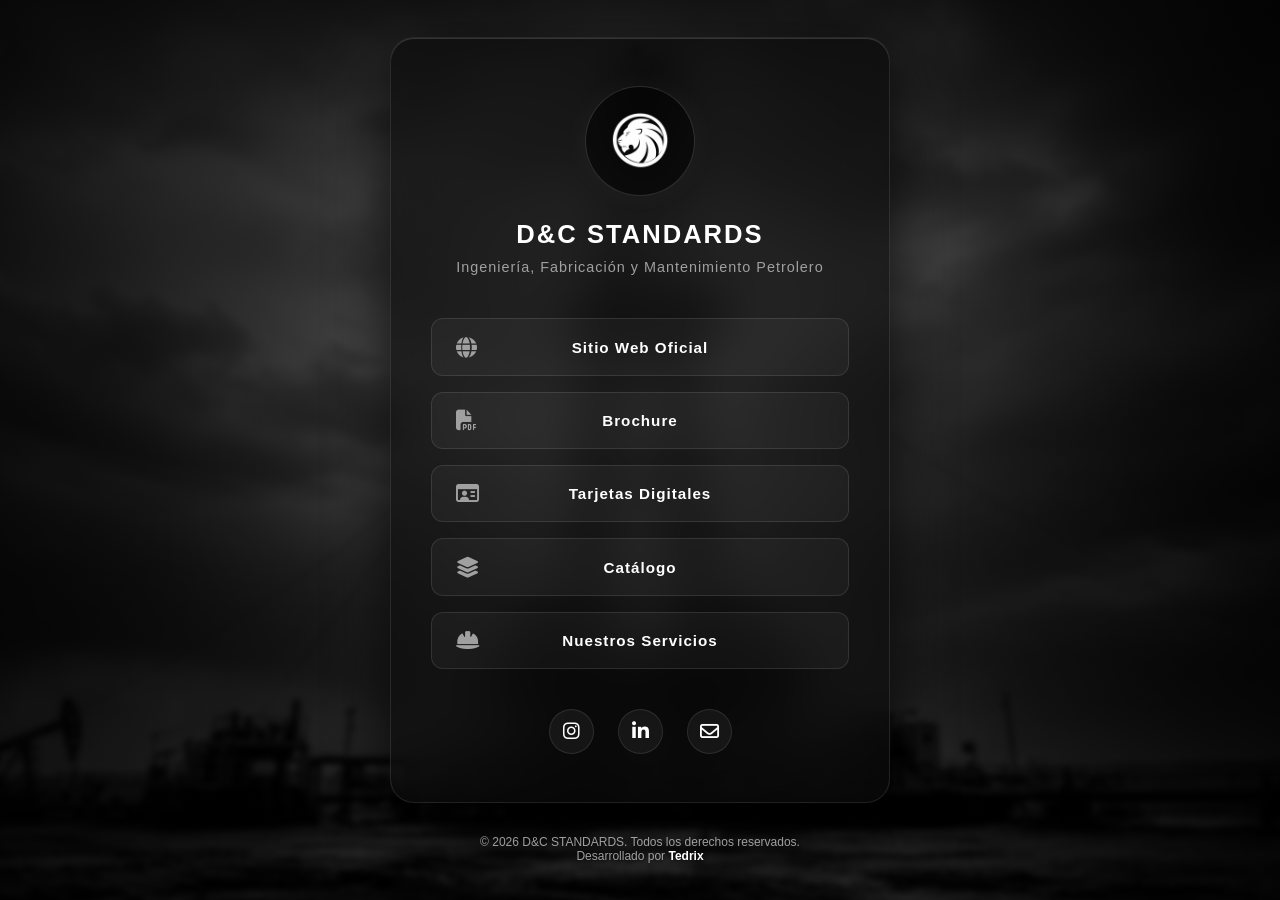
<file: templates/links.html>
<!DOCTYPE html>
<html lang="es">
<head>
    <meta charset="UTF-8">
    <meta name="viewport" content="width=device-width, initial-scale=1.0">
    <title>D&C STANDARDS | Portal de Conexión</title>
    
    <meta name="description" content="Portal oficial de enlaces y tarjetas digitales de D&C Standards. Ingeniería y fabricación petrolera.">
    <link rel="icon" type="image/png" href="../static/Icono.ico">

    <link rel="stylesheet" href="https://cdnjs.cloudflare.com/ajax/libs/font-awesome/6.4.0/css/all.min.css">

    <style>
        :root {
            --black: #000000;
            --white: #FFFFFF;
            --tedrix-blue: #00A3FF;
            --whatsapp: #25D366;
            --mid-gray: #A0A0A0;
            --ease-out-expo: cubic-bezier(0.19, 1, 0.22, 1);
        }

        * { margin: 0; padding: 0; box-sizing: border-box; }
        
        body {
            background-color: var(--black);
            color: var(--white);
            font-family: -apple-system, BlinkMacSystemFont, "Segoe UI", Roboto, sans-serif;
            min-height: 100vh;
            display: flex;
            flex-direction: column;
            align-items: center;
            justify-content: center;
            overflow-x: hidden;
            -webkit-font-smoothing: antialiased;
            padding: 2rem 5vw;
        }

        /* --- FONDO MÁS VISIBLE Y NÍTIDO --- */
        .background-container {
            position: fixed;
            inset: 0;
            z-index: -1;
        }
        .background-container img {
            width: 100%;
            height: 100%;
            object-fit: cover;
            /* Aquí está la magia: Menos oscuridad (0.45) y casi nada de desenfoque (3px) */
            filter: brightness(0.45) contrast(1.1) blur(3px);
            transform: scale(1.05); 
        }
        .bg-gradient {
            position: absolute;
            inset: 0;
            /* El degradado ahora es más sutil, solo oscurece los bordes de la pantalla */
            background: radial-gradient(circle at center, rgba(0,0,0,0.1) 0%, rgba(0,0,0,0.8) 100%);
        }

        /* --- DASHBOARD VIP --- */
        .linktree-container {
            width: 100%;
            max-width: 500px;
            /* Subí un poquito la oscuridad del cristal (0.65) para que el texto no se pierda con el nuevo fondo claro */
            background: rgba(12, 12, 12, 0.65);
            backdrop-filter: blur(25px);
            -webkit-backdrop-filter: blur(25px);
            border: 1px solid rgba(255, 255, 255, 0.1);
            border-radius: 24px;
            padding: 3rem 2.5rem;
            display: flex;
            flex-direction: column;
            align-items: center;
            z-index: 1;
            box-shadow: 0 30px 60px rgba(0,0,0,0.8), inset 0 1px 0 rgba(255,255,255,0.15);
            opacity: 0;
            transform: translateY(40px);
            animation: dashboardReveal 1s var(--ease-out-expo) forwards;
        }

        @keyframes dashboardReveal {
            to { opacity: 1; transform: translateY(0); }
        }

        /* --- PERFIL / LOGO --- */
        .profile-section {
            display: flex;
            flex-direction: column;
            align-items: center;
            margin-bottom: 2.5rem;
            text-align: center;
            width: 100%;
        }
        .profile-logo {
            width: 110px;
            height: 110px;
            object-fit: contain;
            background: rgba(0, 0, 0, 0.5);
            border: 1px solid rgba(255, 255, 255, 0.15);
            border-radius: 50%;
            padding: 1.5rem;
            margin-bottom: 1.5rem;
            box-shadow: 0 0 30px rgba(255, 255, 255, 0.05);
        }
        
        .profile-title {
            font-size: 1.6rem;
            font-weight: 900;
            letter-spacing: 2px;
            margin-bottom: 0.5rem;
            text-transform: uppercase;
        }
        .profile-desc {
            color: var(--mid-gray);
            font-size: 0.9rem;
            font-weight: 400;
            letter-spacing: 1px;
            max-width: 90%;
            line-height: 1.5;
        }

        /* --- BOTONES DE ENLACES --- */
        .links-wrapper {
            width: 100%;
            display: flex;
            flex-direction: column;
            gap: 1rem;
        }
        .link-btn {
            position: relative;
            display: flex;
            align-items: center;
            justify-content: center;
            width: 100%;
            padding: 1.2rem 2rem;
            background: rgba(255, 255, 255, 0.04);
            border: 1px solid rgba(255, 255, 255, 0.1);
            border-radius: 12px;
            color: var(--white);
            text-decoration: none;
            font-weight: 600;
            font-size: 0.95rem;
            letter-spacing: 1px;
            overflow: hidden;
            transition: all 0.4s var(--ease-out-expo);
            opacity: 0;
            transform: translateY(20px);
            animation: revealUp 0.8s var(--ease-out-expo) forwards;
        }
        
        /* Retrasos en cascada para la animación */
        .link-btn:nth-child(1) { animation-delay: 0.2s; }
        .link-btn:nth-child(2) { animation-delay: 0.3s; }
        .link-btn:nth-child(3) { animation-delay: 0.4s; }
        .link-btn:nth-child(4) { animation-delay: 0.5s; }
        .link-btn:nth-child(5) { animation-delay: 0.6s; }

        @keyframes revealUp {
            to { opacity: 1; transform: translateY(0); }
        }

        .link-btn i {
            position: absolute;
            left: 1.5rem;
            font-size: 1.3rem;
            color: var(--mid-gray);
            transition: color 0.4s;
        }
        .link-btn:hover {
            background: rgba(255, 255, 255, 0.15);
            border-color: rgba(255, 255, 255, 0.25);
            transform: translateY(-3px) scale(1.02);
            box-shadow: 0 10px 20px rgba(0,0,0,0.4), 0 0 15px rgba(255,255,255,0.05);
        }
        .link-btn:hover i {
            color: var(--white);
        }

        /* Botón destacado (WhatsApp) */
        .link-btn.highlight {
            background: rgba(37, 211, 102, 0.1);
            border-color: rgba(37, 211, 102, 0.3);
            color: var(--whatsapp);
            box-shadow: 0 0 20px rgba(37, 211, 102, 0.15);
        }
        .link-btn.highlight i {
            color: var(--whatsapp);
        }
        .link-btn.highlight:hover {
            background: var(--whatsapp);
            color: var(--black);
            box-shadow: 0 15px 30px rgba(37, 211, 102, 0.3), 0 0 30px rgba(37, 211, 102, 0.5);
        }
        .link-btn.highlight:hover i {
            color: var(--black);
        }

        /* --- REDES SOCIALES INFERIORES --- */
        .social-row {
            display: flex;
            gap: 1.5rem;
            margin-top: 2.5rem;
            opacity: 0;
            animation: revealUp 0.8s var(--ease-out-expo) forwards;
            animation-delay: 0.7s;
        }
        .social-icon {
            display: flex;
            align-items: center;
            justify-content: center;
            width: 45px;
            height: 45px;
            border-radius: 50%;
            background: rgba(255, 255, 255, 0.05);
            border: 1px solid rgba(255, 255, 255, 0.1);
            color: var(--white);
            text-decoration: none;
            font-size: 1.2rem;
            transition: all 0.3s;
        }
        .social-icon:hover {
            background: var(--white);
            color: var(--black);
            transform: translateY(-5px) scale(1.1);
            box-shadow: 0 10px 20px rgba(255,255,255,0.2);
        }

        /* --- FOOTER --- */
        .tree-footer {
            margin-top: 2rem;
            font-size: 0.75rem;
            color: rgba(255,255,255,0.6);
            text-align: center;
            opacity: 0;
            animation: revealUp 0.8s var(--ease-out-expo) forwards;
            animation-delay: 0.9s;
            z-index: 1;
            text-shadow: 0 2px 4px rgba(0,0,0,0.8);
        }
        .tree-footer a {
            color: var(--white);
            text-decoration: none;
            font-weight: 700;
            transition: color 0.3s;
        }
        .tree-footer a:hover {
            color: var(--tedrix-blue);
        }

        /* Responsividad para móviles muy pequeños */
        @media (max-width: 480px) {
            .linktree-container { padding: 2.5rem 1.5rem; border-radius: 20px; }
            .profile-logo { width: 90px; height: 90px; }
            .profile-title { font-size: 1.4rem; }
            .link-btn { padding: 1.1rem 1.5rem; font-size: 0.85rem; }
        }
    </style>
</head>
<body>

    <div class="background-container">
        <img src="../static/Hero.png" alt="Fondo Industrial">
        <div class="bg-gradient"></div>
    </div>

    <div class="linktree-container">
        
        <div class="profile-section">
            <img src="../static/Logo Blanco.png" alt="D&C Standards Logo" class="profile-logo">
            <h1 class="profile-title">D&C STANDARDS</h1>
            <p class="profile-desc">Ingeniería, Fabricación y Mantenimiento Petrolero</p>
        </div>

        <div class="links-wrapper">
            
            <a href="../index.html" class="link-btn">
                <i class="fa-solid fa-globe"></i>
                Sitio Web Oficial
            </a>

            <a href="../static/D&C 2026 PORTAFOLIO.pdf" download="Brochure_DC_Standards.pdf" class="link-btn">
                <i class="fa-solid fa-file-pdf"></i>
                Brochure
            </a>

            <a href="../templates/tarjetas.html" class="link-btn">
                <i class="fa-regular fa-id-card"></i>
                Tarjetas Digitales
            </a>

            <a href="../index.html#catalogo" class="link-btn">
                <i class="fa-solid fa-layer-group"></i>
                Catálogo </a>

            <a href="../index.html#servicios" class="link-btn">
                <i class="fa-solid fa-helmet-safety"></i>
                Nuestros Servicios
            </a>

            <!--<a href="../https://wa.link/skadew" target="_blank" rel="noopener noreferrer" class="link-btn highlight">
                <i class="fa-brands fa-whatsapp"></i>
                Contacto
            </a>-->

        </div>

        <div class="social-row">
            <a href="https://www.instagram.com/dc_standards_/" class="social-icon"><i class="fa-brands fa-instagram"></i></a>
            <a href="#" class="social-icon"><i class="fa-brands fa-linkedin-in"></i></a>
            <a href="mailto:info@dcstandards.com" class="social-icon"><i class="fa-regular fa-envelope"></i></a>
        </div>

    </div>

    <footer class="tree-footer">
        <p>&copy; 2026 D&C STANDARDS. Todos los derechos reservados.</p>
        <p>Desarrollado por <a href="https://tedrix.co/" target="_blank">Tedrix</a></p>
    </footer>

</body>
</html>
</file>
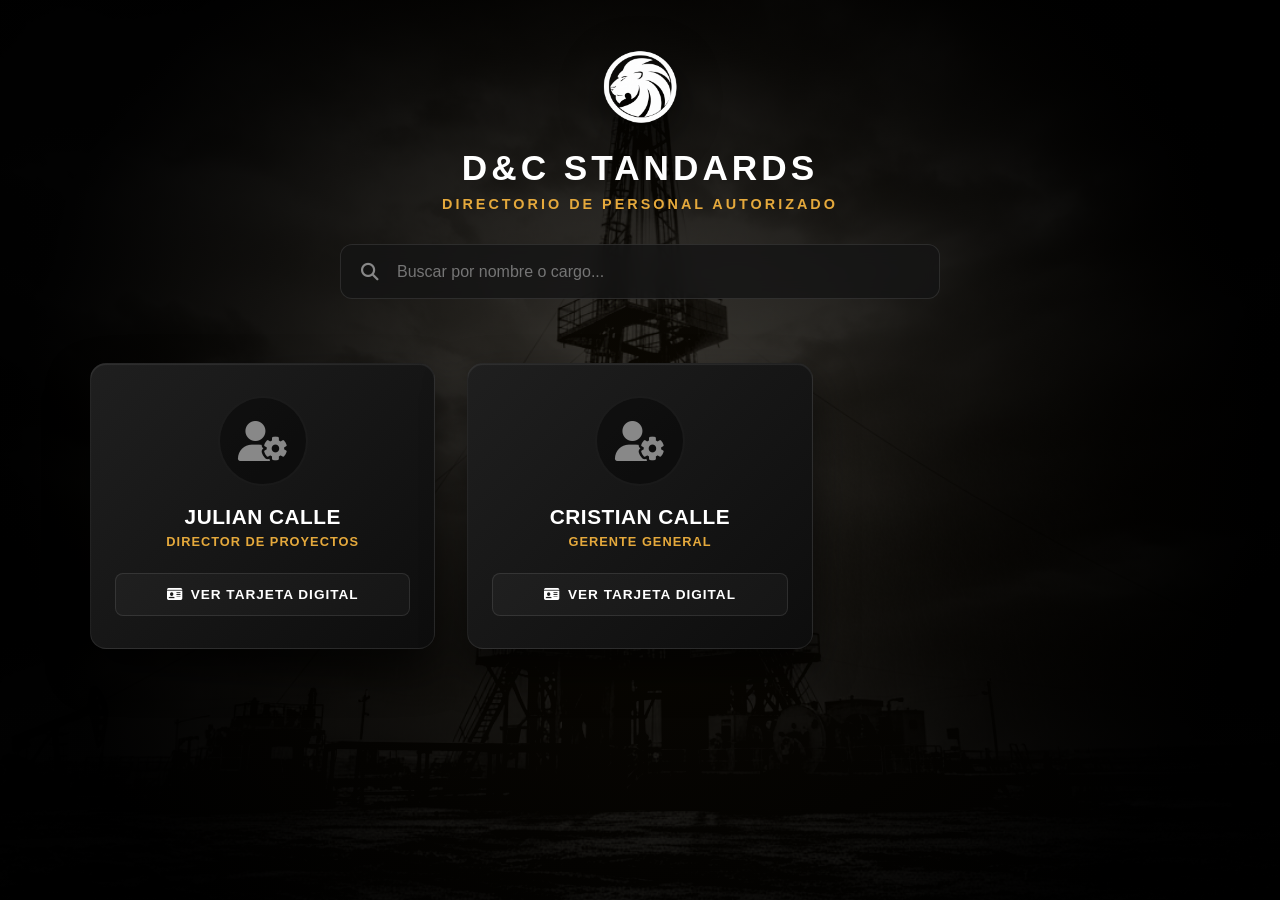
<file: templates/tarjetas.html>
<!DOCTYPE html>
<html lang="es">
<head>
    <meta charset="UTF-8">
    <meta name="viewport" content="width=device-width, initial-scale=1.0, maximum-scale=1.0, user-scalable=no">
    <title>Directorio de Personal | D&C STANDARDS</title>
    
    <meta name="description" content="Directorio oficial del personal de ingeniería y proyectos de D&C Standards.">
    <link rel="icon" type="image/png" href="../static/Icono.ico">
    <link rel="stylesheet" href="https://cdnjs.cloudflare.com/ajax/libs/font-awesome/6.4.0/css/all.min.css">

    <style>
        :root {
            --bg-dark: #030303;
            --card-metal: linear-gradient(135deg, #1f1f1f 0%, #0d0d0d 100%);
            --white: #FFFFFF;
            --oil-gold: #E5A93C; 
            --mid-gray: #888888;
            --ease-out-expo: cubic-bezier(0.19, 1, 0.22, 1);
        }

        * { margin: 0; padding: 0; box-sizing: border-box; }

        body {
            background-color: var(--bg-dark);
            color: var(--white);
            font-family: -apple-system, BlinkMacSystemFont, "Segoe UI", Roboto, sans-serif;
            min-height: 100vh;
            display: flex;
            flex-direction: column;
            align-items: center;
            justify-content: flex-start;
            -webkit-font-smoothing: antialiased;
            padding: 3rem 5vw;
            overflow-x: hidden;
        }

        /* --- FONDO INDUSTRIAL UNIFICADO --- */
        .background-wrapper {
            position: fixed; inset: 0; z-index: -1; width: 100%; height: 100%;
        }
        .background-wrapper img {
            width: 100%; height: 100%; object-fit: cover;
            filter: brightness(0.25) contrast(1.15) saturate(1.1); 
        }
        .vignette {
            position: absolute; inset: 0;
            background: radial-gradient(circle at center, rgba(229, 169, 60, 0.05) 0%, rgba(0,0,0,0.95) 80%);
        }

        /* --- CABECERA --- */
        .header-section {
            text-align: center;
            margin-bottom: 3rem;
            width: 100%;
            max-width: 600px;
        }
        .company-logo {
            width: 80px; height: 80px; object-fit: contain; margin-bottom: 1rem;
            filter: drop-shadow(0 10px 20px rgba(0,0,0,0.5));
        }
        .title-main { font-size: 2.2rem; font-weight: 900; letter-spacing: 4px; text-transform: uppercase; margin-bottom: 0.5rem; }
        .title-sub { font-size: 0.9rem; color: var(--oil-gold); letter-spacing: 3px; font-weight: 600; text-transform: uppercase; margin-bottom: 2rem; }

        /* --- BARRA DE BÚSQUEDA --- */
        .search-container {
            width: 100%; position: relative; display: flex; align-items: center;
        }
        .search-input {
            width: 100%; padding: 1.1rem 1.5rem 1.1rem 3.5rem;
            background: rgba(20, 20, 20, 0.8);
            border: 1px solid rgba(255, 255, 255, 0.1);
            border-radius: 12px; color: var(--white); font-size: 1rem;
            outline: none; transition: all 0.3s;
            backdrop-filter: blur(10px);
        }
        .search-container i {
            position: absolute; left: 1.3rem; color: var(--mid-gray); font-size: 1.1rem; transition: color 0.3s;
        }
        .search-input:focus { border-color: var(--oil-gold); box-shadow: 0 0 15px rgba(229, 169, 60, 0.2); }
        .search-input:focus + i { color: var(--oil-gold); }

        /* --- GRID DE PERSONAL RESPONSIVE --- */
        .directory-grid {
            width: 100%; max-width: 1100px;
            display: grid;
            grid-template-columns: repeat(auto-fill, minmax(280px, 1fr));
            gap: 2rem; margin-top: 1rem;
        }

        /* --- TARJETA DE CADA EMPLEADO --- */
        .employee-card {
            background: var(--card-metal);
            border: 1px solid rgba(255, 255, 255, 0.08);
            border-radius: 16px; padding: 2rem 1.5rem;
            display: flex; flex-direction: column; align-items: center; text-align: center;
            box-shadow: 0 20px 40px rgba(0,0,0,0.6), inset 0 1px 1px rgba(255,255,255,0.08);
            transition: transform 0.4s cubic-bezier(0.19, 1, 0.22, 1), border-color 0.4s;
        }
        .employee-card:hover {
            transform: translateY(-5px); border-color: rgba(229, 169, 60, 0.4);
            box-shadow: 0 30px 50px rgba(0,0,0,0.8);
        }

        /* Contenedor del avatar o foto de perfil */
        .avatar-box {
            width: 90px; height: 90px; border-radius: 50%;
            background: rgba(0, 0, 0, 0.4); border: 2px solid rgba(255, 255, 255, 0.05);
            display: flex; align-items: center; justify-content: center;
            margin-bottom: 1.2rem; position: relative; overflow: hidden;
            transition: border-color 0.3s;
        }
        .employee-card:hover .avatar-box { border-color: var(--oil-gold); }
        .avatar-box i { font-size: 2.5rem; color: var(--mid-gray); transition: color 0.3s; }
        .employee-card:hover .avatar-box i { color: var(--white); }
        
        /* Por si usas fotos reales en el futuro, esta clase las adapta perfecto */
        .avatar-box img { width: 100%; height: 100%; object-fit: cover; }

        .emp-info { flex-grow: 1; margin-bottom: 1.5rem; }
        .emp-name { font-size: 1.3rem; font-weight: 800; text-transform: uppercase; letter-spacing: 0.5px; margin-bottom: 0.3rem; }
        .emp-role { font-size: 0.8rem; color: var(--oil-gold); text-transform: uppercase; letter-spacing: 1px; font-weight: 600; }

        /* BOTÓN DE ACCESO DIRECTO A SU TARJETA DIGITAL */
        .btn-view-card {
            background: rgba(255, 255, 255, 0.03); color: var(--white);
            border: 1px solid rgba(255, 255, 255, 0.1); width: 100%; padding: 0.8rem;
            border-radius: 8px; text-decoration: none; font-size: 0.85rem; font-weight: 700;
            letter-spacing: 1px; text-transform: uppercase; display: flex; align-items: center;
            justify-content: center; gap: 8px; transition: all 0.3s ease;
        }
        .btn-view-card:hover {
            background: var(--oil-gold); color: var(--black);
            border-color: var(--oil-gold); box-shadow: 0 5px 15px rgba(229, 169, 60, 0.3);
        }

        /* --- MENSAJE SI NO SE ENCUENTRAN RESULTADOS --- */
        .no-results {
            grid-column: 1 / -1; text-align: center; padding: 3rem; color: var(--mid-gray);
            font-size: 1rem; display: none; letter-spacing: 1px;
        }

        /* Ajustes responsivos */
        @media (max-width: 480px) {
            body { padding: 2rem 4vw; }
            .title-main { font-size: 1.8rem; }
            .directory-grid { gap: 1.5rem; }
            .employee-card { padding: 1.8rem 1.2rem; }
        }
    </style>
</head>
<body>

    <div class="background-wrapper">
        <img src="../static/Hero.png" alt="Fondo O&G">
        <div class="vignette"></div>
    </div>

    <header class="header-section">
        <img src="../static/Logo Blanco.png" alt="Logo D&C Standards" class="company-logo">
        <h1 class="title-main">D&C Standards</h1>
        <p class="title-sub">Directorio de Personal Autorizado</p>
        
        <div class="search-container">
            <input type="text" id="searchInput" placeholder="Buscar por nombre o cargo..." class="search-input" onkeyup="filterDirectory()">
            <i class="fa-solid fa-magnifying-glass"></i>
        </div>
    </header>

    <main class="directory-grid" id="directoryGrid">
        
        <div class="employee-card">
            <div class="avatar-box">
                <i class="fa-solid fa-user-gear"></i>
            </div>
            <div class="emp-info">
                <h2 class="emp-name">Julian Calle</h2>
                <p class="emp-role">Director de Proyectos</p>
            </div>
            <a href="../templates/cards/jcalle.html" class="btn-view-card">
                <i class="fa-solid fa-id-card"></i> Ver Tarjeta Digital
            </a>
        </div>

        <div class="employee-card">
            <div class="avatar-box">
                <i class="fa-solid fa-user-gear"></i>
            </div>
            <div class="emp-info">
                <h2 class="emp-name">Cristian Calle</h2>
                <p class="emp-role">Gerente General</p>
            </div>
            <a href="../templates/cards/ccalle.html" class="btn-view-card">
                <i class="fa-solid fa-id-card"></i> Ver Tarjeta Digital
            </a>
        </div>

        <div class="no-results" id="noResults">
            <i class="fa-solid fa-triangle-exclamation" style="color: var(--oil-gold); font-size: 1.5rem; margin-bottom: 0.5rem;"></i>
            <p>No se encontró personal que coincida con la búsqueda.</p>
        </div>

    </main>

    <script>
        function filterDirectory() {
            const input = document.getElementById('searchInput');
            const filter = input.value.toLowerCase().trim();
            const grid = document.getElementById('directoryGrid');
            const cards = grid.getElementsByClassName('employee-card');
            const noResults = document.getElementById('noResults');
            let hasMatches = false;

            for (let i = 0; i < cards.length; i++) {
                const name = cards[i].getElementsByClassName('emp-name')[0].textContent.toLowerCase();
                const role = cards[i].getElementsByClassName('emp-role')[0].textContent.toLowerCase();
                
                // Si la búsqueda coincide con el nombre o el cargo, se muestra la tarjeta
                if (name.includes(filter) || role.includes(filter)) {
                    cards[i].style.display = "flex";
                    hasMatches = true;
                } else {
                    cards[i].style.display = "none";
                }
            }

            // Muestra u oculta el mensaje de "no resultados"
            if (hasMatches) {
                noResults.style.display = "none";
            } else {
                noResults.style.display = "block";
            }
        }
    </script>

</body>
</html>
</file>
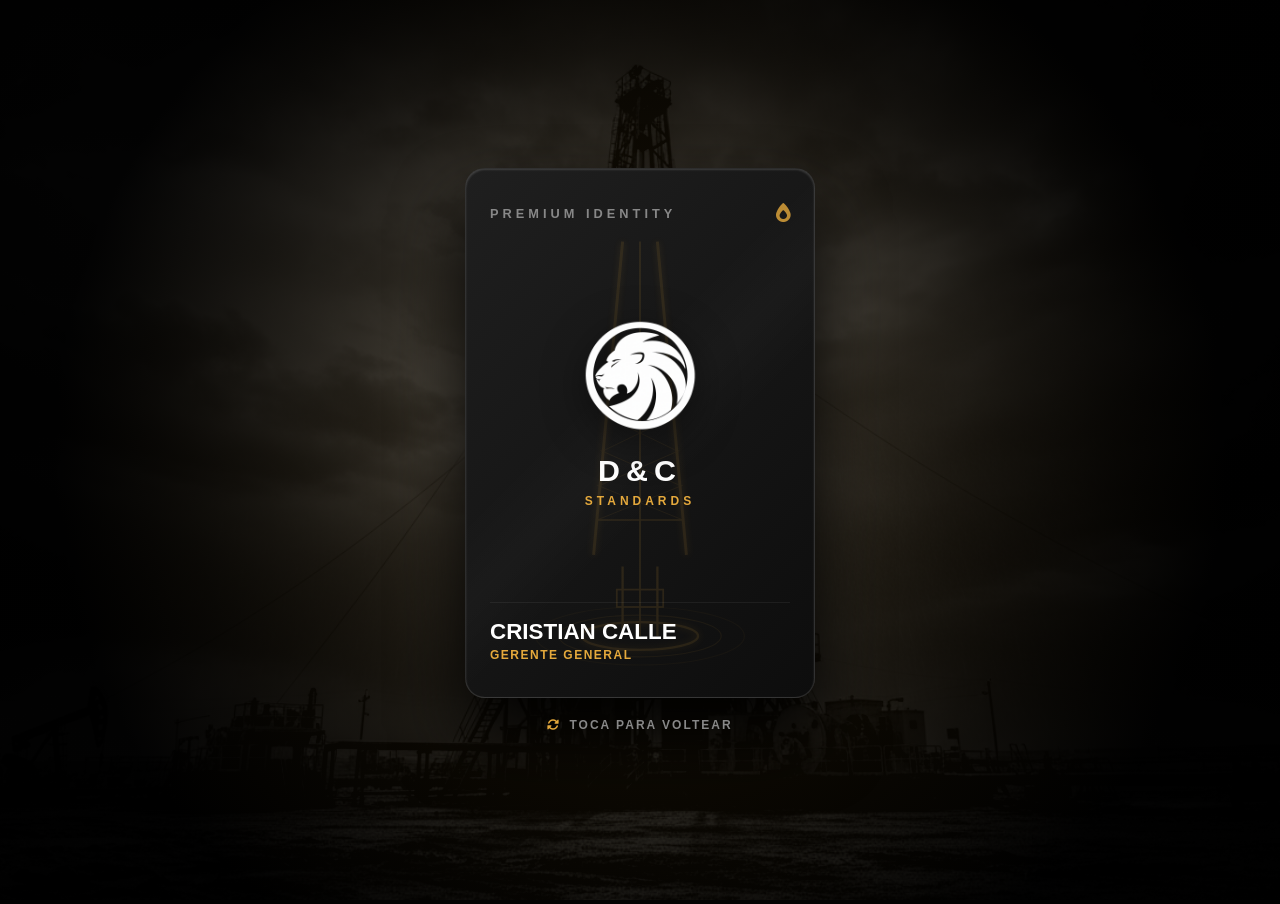
<file: templates/cards/ccalle.html>
<!DOCTYPE html>
<html lang="es">
<head>
    <meta charset="UTF-8">
    <meta name="viewport" content="width=device-width, initial-scale=1.0, maximum-scale=1.0, user-scalable=no">
    <title>Tarjeta Digital | D&C STANDARDS</title>
    
    <meta name="description" content="Tarjeta de presentación digital oficial de D&C Standards.">
    <link rel="icon" type="image/png" href="../../static/Icono.ico">
    <link rel="stylesheet" href="https://cdnjs.cloudflare.com/ajax/libs/font-awesome/6.4.0/css/all.min.css">

    <style>
        :root {
            --bg-dark: #030303;
            --card-metal: linear-gradient(135deg, #1f1f1f 0%, #0d0d0d 100%);
            --white: #FFFFFF;
            --oil-gold: #E5A93C; 
            --mid-gray: #888888;
            --ease-out-expo: cubic-bezier(0.19, 1, 0.22, 1);
        }

        * { 
            margin: 0; 
            padding: 0; 
            box-sizing: border-box; 
            /* Evita el parpadeo azul molesto al tocar botones en pantallas táctiles */
            -webkit-tap-highlight-color: transparent; 
        }

        /* BLINDAJE CONTRA SCROLL MULTI-PLATAFORMA */
        html, body {
            width: 100%;
            height: 100%;
            overflow: hidden !important;
            background-color: var(--bg-dark);
            color: var(--white);
            font-family: -apple-system, BlinkMacSystemFont, "Segoe UI", Roboto, sans-serif;
            display: flex;
            flex-direction: column;
            align-items: center;
            justify-content: center;
            -webkit-font-smoothing: antialiased;
            -moz-osx-font-smoothing: grayscale;
            
            /* Perspectiva unificada para todos los motores */
            -webkit-perspective: 2000px;
            perspective: 2000px;
        }

        /* --- FONDO INDUSTRIAL --- */
        .background-wrapper {
            position: absolute; inset: 0; z-index: -1; width: 100%; height: 100%;
        }
        .background-wrapper img {
            width: 100%; height: 100%; object-fit: cover;
            filter: brightness(0.35) contrast(1.15) saturate(1.1); 
        }
        
        .vignette {
            position: absolute; inset: 0;
            background: radial-gradient(circle at center, rgba(229, 169, 60, 0.12) 0%, rgba(0,0,0,0.95) 75%);
        }

        /* --- CONTENEDOR SEGURO --- */
        .card-container {
            width: 92vw;
            max-width: 350px;
            height: 76vh; 
            max-height: 530px; 
            position: relative;
            z-index: 10;
            opacity: 0;
            transform: translateY(20px);
            -webkit-transform: translateY(20px);
            animation: emergeCard 0.6s var(--ease-out-expo) forwards;
        }

        @keyframes emergeCard {
            to { opacity: 1; transform: translateY(0); }
        }

        /* --- CONTROLLER 3D HARDWARE ACCELERATED --- */
        .card-flipper {
            width: 100%; height: 100%;
            position: relative;
            
            /* Forzar aceleración gráfica por GPU en Safari y Android antiguo */
            -webkit-transform-style: preserve-3d;
            transform-style: preserve-3d;
            
            -webkit-transition: -webkit-transform 0.75s cubic-bezier(0.2, 0.8, 0.2, 1);
            transition: transform 0.75s cubic-bezier(0.2, 0.8, 0.2, 1);
            will-change: transform;
        }
        
        /* Ejecución del giro compatible */
        .card-flipper.is-flipped { 
            -webkit-transform: rotateY(180deg);
            transform: rotateY(180deg); 
        }

        /* --- CAPAS DE LA TARJETA --- */
        .card-face {
            position: absolute; inset: 0;
            background: var(--card-metal);
            border-radius: 20px;
            border: 1px solid rgba(255, 255, 255, 0.12);
            box-shadow: 0 40px 70px rgba(0,0,0,0.95), inset 0 1px 2px rgba(255,255,255,0.15);
            overflow: hidden;
            display: flex; flex-direction: column;
            padding: 2.2rem 1.5rem;
            
            /* Ocultamiento absoluto de caras opuestas (Fix definitivo para Webkit/Blink/Gecko) */
            -webkit-backface-visibility: hidden !important;
            backface-visibility: hidden !important;
        }

        .card-face::after {
            content: ''; position: absolute; top: -50%; left: -50%; width: 200%; height: 200%;
            background: linear-gradient(135deg, transparent 45%, rgba(255,255,255,0.02) 50%, transparent 55%);
            pointer-events: none;
        }

        .wireframe-rig {
            position: absolute; inset: 0; width: 100%; height: 100%;
            object-fit: cover; color: var(--oil-gold); opacity: 0.12; z-index: 1; pointer-events: none;
        }

        /* --- FRONT --- */
        .card-front { 
            justify-content: space-between; 
            align-items: center;
            z-index: 5;
        }
        
        /* Área de impacto táctil para activar el giro frontal */
        .front-click-trigger {
            position: absolute; inset: 0; z-index: 10; cursor: pointer;
        }

        .front-top {
            display: flex; justify-content: space-between; align-items: center; width: 100%; z-index: 2;
        }
        .front-top .company-title {
            font-size: 0.8rem; font-weight: 900; letter-spacing: 4px; color: var(--mid-gray);
        }
        .front-top i { font-size: 1.2rem; color: var(--oil-gold); opacity: 0.8; }

        .front-center {
            display: flex; flex-direction: column; align-items: center; z-index: 2; width: 100%;
        }
        .front-center .big-logo {
            width: 120px; height: 120px; object-fit: contain; margin-bottom: 1rem;
            filter: drop-shadow(0 10px 20px rgba(0,0,0,0.6));
        }
        .brand-text-main { font-size: 1.9rem; font-weight: 900; letter-spacing: 6px; text-transform: uppercase; }
        .brand-text-sub { font-size: 0.75rem; color: var(--oil-gold); letter-spacing: 4px; margin-top: 0.4rem; font-weight: 700; text-transform: uppercase; }

        .front-footer { width: 100%; z-index: 2; border-top: 1px solid rgba(255,255,255,0.06); padding-top: 1rem; }
        .front-name { font-size: 1.4rem; font-weight: 800; color: var(--white); text-transform: uppercase; margin-bottom: 0.2rem; }
        .front-role { font-size: 0.75rem; color: var(--oil-gold); letter-spacing: 1.5px; text-transform: uppercase; font-weight: 600; }

        /* --- REVERSO --- */
        .card-back { 
            -webkit-transform: rotateY(180deg);
            transform: rotateY(180deg); 
            justify-content: space-between; 
            align-items: center; 
            padding-bottom: 2.5rem !important;
            z-index: 1;
        }

        /* Área superior libre de links para tocar y regresar al frente de forma segura */
        .back-flip-trigger {
            position: absolute; top: 0; left: 0; width: 100%; height: 55%; z-index: 2; cursor: pointer;
        }

        .back-header { text-align: center; width: 100%; z-index: 3; pointer-events: none; }
        .back-name { font-size: 1.25rem; font-weight: 800; text-transform: uppercase; color: var(--white); }
        .back-role { font-size: 0.75rem; color: var(--mid-gray); text-transform: uppercase; letter-spacing: 1px; margin-top: 0.1rem; }

        .qr-box {
            background: var(--white); padding: 0.6rem; border-radius: 12px;
            box-shadow: 0 15px 35px rgba(0,0,0,0.6); z-index: 3; position: relative;
            margin: 1rem 0; pointer-events: none;
        }
        .qr-box::before {
            content: ''; position: absolute; inset: -3px; border: 1px solid var(--oil-gold); border-radius: 14px; opacity: 0.4;
        }
        .qr-code-img { width: 110px; height: 110px; display: block; object-fit: contain; }

        .info-grid {
            width: 100%; display: flex; flex-direction: column; gap: 0.6rem; z-index: 15;
        }
        .info-row {
            display: flex; align-items: center; gap: 12px; width: 100%;
            background: rgba(255,255,255,0.02); padding: 0.85rem 1.1rem;
            border-radius: 10px; border: 1px solid rgba(255,255,255,0.04);
            text-decoration: none; color: var(--white); transition: all 0.2s ease;
        }
        .info-row:hover { border-color: rgba(229, 169, 60, 0.6); background: rgba(229, 169, 60, 0.04); }
        .info-row i { color: var(--oil-gold); font-size: 0.95rem; width: 20px; text-align: center; }
        .info-text { font-size: 0.8rem; font-weight: 300; overflow: hidden; text-overflow: ellipsis; white-space: nowrap; }

        /* --- INDICADOR --- */
        .tap-indicator {
            margin-top: 1.2rem; color: var(--mid-gray); font-size: 0.75rem; letter-spacing: 2px;
            display: flex; align-items: center; gap: 8px; font-weight: 600; z-index: 10;
        }
        .tap-indicator i { animation: twist 2.5s infinite ease-in-out; color: var(--oil-gold); }
        @keyframes twist { 0%, 100% { transform: rotate(0deg); } 50% { transform: rotate(25deg); } }

        @media (max-height: 600px) {
            .card-container { height: 85vh; }
            .front-center .big-logo { width: 95px; height: 95px; }
            .brand-text-main { font-size: 1.5rem; }
            .qr-code-img { width: 95px; height: 95px; }
            .card-face { padding: 1.2rem 1rem; }
            .info-row { padding: 0.5rem 0.8rem; }
        }
    </style>
</head>
<body>

    <div class="background-wrapper">
        <img src="../../static/Hero.png" alt="Fondo Industrial Petrolero">
        <div class="vignette"></div>
    </div>

    <div class="card-container">
        <div class="card-flipper" id="cardFlipper">
            
            <!-- VISTA FRONTAL -->
            <div class="card-face card-front" id="frontArea">
                <div class="front-click-trigger" onclick="executeFlip(true)"></div>
                
                <svg viewBox="0 0 300 450" class="wireframe-rig">
                    <defs>
                        <filter id="glow" x="-20%" y="-20%" width="140%" height="140%">
                            <feGaussianBlur stdDeviation="3" result="blur" />
                            <feComposite in="SourceGraphic" in2="blur" operator="over" />
                        </filter>
                    </defs>
                    <g class="rig-base" stroke="currentColor" fill="none">
                        <ellipse cx="150" cy="400" rx="90" ry="25" stroke-width="1" opacity="0.3"/>
                        <ellipse cx="150" cy="400" rx="70" ry="18" stroke-width="1" opacity="0.5"/>
                        <ellipse cx="150" cy="400" rx="50" ry="12" stroke-width="2" filter="url(#glow)"/>
                        <path d="M 135 400 L 135 340 M 165 400 L 165 340" stroke-width="2"/>
                        <rect x="130" y="360" width="40" height="15" stroke-width="1.5"/>
                    </g>
                    <g class="rig-derrick" stroke="currentColor" fill="none">
                        <path d="M 110 330 L 135 60 M 190 330 L 165 60" stroke-width="2.5" filter="url(#glow)"/>
                        <path d="M 113 300 L 187 270 M 187 300 L 113 270" stroke-width="0.8" opacity="0.6"/>
                        <path d="M 116 270 L 184 240 M 184 270 L 116 240" stroke-width="0.8" opacity="0.6"/>
                        <path d="M 119 240 L 181 210 M 181 240 L 119 210" stroke-width="0.8" opacity="0.6"/>
                        <line x1="113" y1="300" x2="187" y2="300" stroke-width="1.5"/>
                    </g>
                    <line x1="150" y1="60" x2="150" y2="400" stroke="currentColor" stroke-width="1.5"/>
                </svg>

                <div class="front-top">
                    <span class="company-title">PREMIUM IDENTITY</span>
                    <i class="fa-solid fa-fire-flame-simple"></i>
                </div>

                <div class="front-center">
                    <img src="../../static/Logo Blanco.png" alt="Logo D&C" class="big-logo">
                    <div class="brand-text-main">D&C</div>
                    <div class="brand-text-sub">STANDARDS</div>
                </div>

                <div class="front-footer">
                    <h1 class="front-name">Cristian Calle</h1>
                    <p class="front-role">Gerente General</p>
                </div>
            </div>

            <!-- VISTA TRASERA (Universal) -->
            <div class="card-face card-back" id="backArea">
                <div class="back-flip-trigger" onclick="executeFlip(false)"></div>
                
                <div class="back-header">
                    <h2 class="back-name">Cristian Calle</h2>
                    <p class="back-role">D&C Standards | Gerente General</p>
                </div>

                <div class="qr-box">
                    <img src="../../static/qr/ccalle.png" alt="QR Contacto" class="qr-code-img">
                </div>

                <div class="info-grid">
                    <a href="https://wa.link/mtrke7" target="_blank" rel="noopener noreferrer" class="info-row">
                        <i class="fa-brands fa-whatsapp"></i>
                        <span class="info-text">+57 300 3389171</span>
                    </a>
                    
                    <a href="mailto:jcalle@dcstandards.com" class="info-row">
                        <i class="fa-solid fa-envelope"></i>
                        <span class="info-text">dcstandards.management@gmail.com</span>
                    </a>
                    
                    <a href="https://maps.app.goo.gl/NNrJ1qotdmd6hmn99" target="_blank" rel="noopener noreferrer" class="info-row">
                        <i class="fa-solid fa-location-dot"></i>
                        <span class="info-text">Madrid Cund, Colombia</span>
                    </a>
                </div>

            </div>

        </div>
    </div>

    <div class="tap-indicator">
        <i class="fa-solid fa-rotate"></i> TOCA PARA VOLTEAR
    </div>

    <script>
        const flipper = document.getElementById('cardFlipper');
        const frontFace = document.getElementById('frontArea');
        const backFace = document.getElementById('backArea');

        // Controlador híbrido optimizado para iOS (Safari Webkit) y Android V8
        function executeFlip(forward) {
            if (forward) {
                flipper.classList.add('is-flipped');
                // Alteración física de capas en pleno tramo de rotación para evitar bugs reflectivos
                setTimeout(() => {
                    frontFace.style.display = "none";
                    backFace.style.zIndex = "20";
                }, 250);
            } else {
                flipper.classList.remove('is-flipped');
                setTimeout(() => {
                    frontFace.style.display = "flex";
                    frontFace.style.zIndex = "20";
                    backFace.style.zIndex = "1";
                }, 200);
            }
        }
    </script>
</body>
</html>
</file>
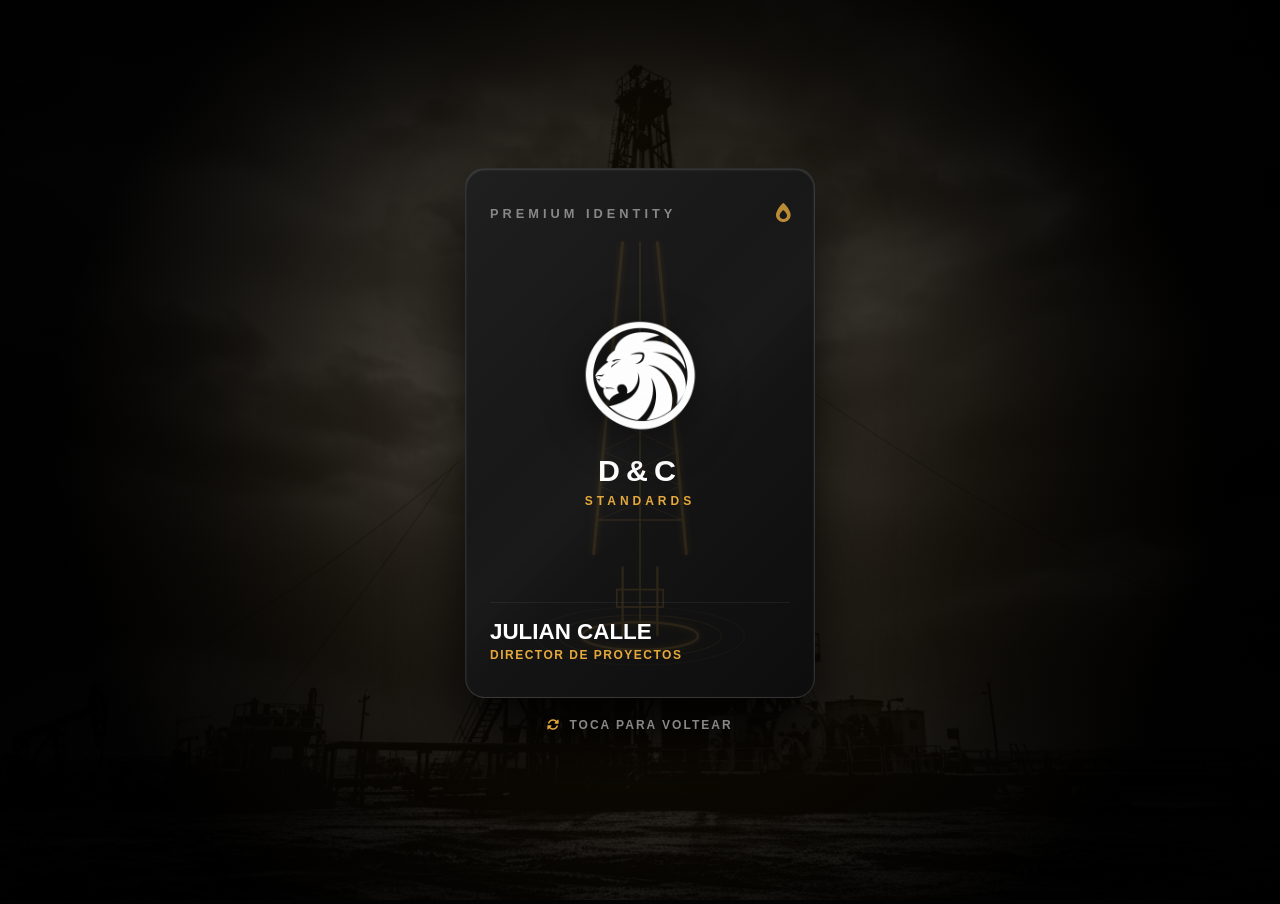
<file: templates/cards/jcalle.html>
<!DOCTYPE html>
<html lang="es">
<head>
    <meta charset="UTF-8">
    <meta name="viewport" content="width=device-width, initial-scale=1.0, maximum-scale=1.0, user-scalable=no">
    <title>Tarjeta Digital | D&C STANDARDS</title>
    
    <meta name="description" content="Tarjeta de presentación digital oficial de D&C Standards.">
    <link rel="icon" type="image/png" href="../../static/Icono.ico">
    <link rel="stylesheet" href="https://cdnjs.cloudflare.com/ajax/libs/font-awesome/6.4.0/css/all.min.css">

    <style>
        :root {
            --bg-dark: #030303;
            --card-metal: linear-gradient(135deg, #1f1f1f 0%, #0d0d0d 100%);
            --white: #FFFFFF;
            --oil-gold: #E5A93C; 
            --mid-gray: #888888;
            --ease-out-expo: cubic-bezier(0.19, 1, 0.22, 1);
        }

        * { 
            margin: 0; 
            padding: 0; 
            box-sizing: border-box; 
            /* Evita el parpadeo azul molesto al tocar botones en pantallas táctiles */
            -webkit-tap-highlight-color: transparent; 
        }

        /* BLINDAJE CONTRA SCROLL MULTI-PLATAFORMA */
        html, body {
            width: 100%;
            height: 100%;
            overflow: hidden !important;
            background-color: var(--bg-dark);
            color: var(--white);
            font-family: -apple-system, BlinkMacSystemFont, "Segoe UI", Roboto, sans-serif;
            display: flex;
            flex-direction: column;
            align-items: center;
            justify-content: center;
            -webkit-font-smoothing: antialiased;
            -moz-osx-font-smoothing: grayscale;
            
            /* Perspectiva unificada para todos los motores */
            -webkit-perspective: 2000px;
            perspective: 2000px;
        }

        /* --- FONDO INDUSTRIAL --- */
        .background-wrapper {
            position: absolute; inset: 0; z-index: -1; width: 100%; height: 100%;
        }
        .background-wrapper img {
            width: 100%; height: 100%; object-fit: cover;
            filter: brightness(0.35) contrast(1.15) saturate(1.1); 
        }
        
        .vignette {
            position: absolute; inset: 0;
            background: radial-gradient(circle at center, rgba(229, 169, 60, 0.12) 0%, rgba(0,0,0,0.95) 75%);
        }

        /* --- CONTENEDOR SEGURO --- */
        .card-container {
            width: 92vw;
            max-width: 350px;
            height: 76vh; 
            max-height: 530px; 
            position: relative;
            z-index: 10;
            opacity: 0;
            transform: translateY(20px);
            -webkit-transform: translateY(20px);
            animation: emergeCard 0.6s var(--ease-out-expo) forwards;
        }

        @keyframes emergeCard {
            to { opacity: 1; transform: translateY(0); }
        }

        /* --- CONTROLLER 3D HARDWARE ACCELERATED --- */
        .card-flipper {
            width: 100%; height: 100%;
            position: relative;
            
            /* Forzar aceleración gráfica por GPU en Safari y Android antiguo */
            -webkit-transform-style: preserve-3d;
            transform-style: preserve-3d;
            
            -webkit-transition: -webkit-transform 0.75s cubic-bezier(0.2, 0.8, 0.2, 1);
            transition: transform 0.75s cubic-bezier(0.2, 0.8, 0.2, 1);
            will-change: transform;
        }
        
        /* Ejecución del giro compatible */
        .card-flipper.is-flipped { 
            -webkit-transform: rotateY(180deg);
            transform: rotateY(180deg); 
        }

        /* --- CAPAS DE LA TARJETA --- */
        .card-face {
            position: absolute; inset: 0;
            background: var(--card-metal);
            border-radius: 20px;
            border: 1px solid rgba(255, 255, 255, 0.12);
            box-shadow: 0 40px 70px rgba(0,0,0,0.95), inset 0 1px 2px rgba(255,255,255,0.15);
            overflow: hidden;
            display: flex; flex-direction: column;
            padding: 2.2rem 1.5rem;
            
            /* Ocultamiento absoluto de caras opuestas (Fix definitivo para Webkit/Blink/Gecko) */
            -webkit-backface-visibility: hidden !important;
            backface-visibility: hidden !important;
        }

        .card-face::after {
            content: ''; position: absolute; top: -50%; left: -50%; width: 200%; height: 200%;
            background: linear-gradient(135deg, transparent 45%, rgba(255,255,255,0.02) 50%, transparent 55%);
            pointer-events: none;
        }

        .wireframe-rig {
            position: absolute; inset: 0; width: 100%; height: 100%;
            object-fit: cover; color: var(--oil-gold); opacity: 0.12; z-index: 1; pointer-events: none;
        }

        /* --- FRONT --- */
        .card-front { 
            justify-content: space-between; 
            align-items: center;
            z-index: 5;
        }
        
        /* Área de impacto táctil para activar el giro frontal */
        .front-click-trigger {
            position: absolute; inset: 0; z-index: 10; cursor: pointer;
        }

        .front-top {
            display: flex; justify-content: space-between; align-items: center; width: 100%; z-index: 2;
        }
        .front-top .company-title {
            font-size: 0.8rem; font-weight: 900; letter-spacing: 4px; color: var(--mid-gray);
        }
        .front-top i { font-size: 1.2rem; color: var(--oil-gold); opacity: 0.8; }

        .front-center {
            display: flex; flex-direction: column; align-items: center; z-index: 2; width: 100%;
        }
        .front-center .big-logo {
            width: 120px; height: 120px; object-fit: contain; margin-bottom: 1rem;
            filter: drop-shadow(0 10px 20px rgba(0,0,0,0.6));
        }
        .brand-text-main { font-size: 1.9rem; font-weight: 900; letter-spacing: 6px; text-transform: uppercase; }
        .brand-text-sub { font-size: 0.75rem; color: var(--oil-gold); letter-spacing: 4px; margin-top: 0.4rem; font-weight: 700; text-transform: uppercase; }

        .front-footer { width: 100%; z-index: 2; border-top: 1px solid rgba(255,255,255,0.06); padding-top: 1rem; }
        .front-name { font-size: 1.4rem; font-weight: 800; color: var(--white); text-transform: uppercase; margin-bottom: 0.2rem; }
        .front-role { font-size: 0.75rem; color: var(--oil-gold); letter-spacing: 1.5px; text-transform: uppercase; font-weight: 600; }

        /* --- REVERSO --- */
        .card-back { 
            -webkit-transform: rotateY(180deg);
            transform: rotateY(180deg); 
            justify-content: space-between; 
            align-items: center; 
            padding-bottom: 2.5rem !important;
            z-index: 1;
        }

        /* Área superior libre de links para tocar y regresar al frente de forma segura */
        .back-flip-trigger {
            position: absolute; top: 0; left: 0; width: 100%; height: 55%; z-index: 2; cursor: pointer;
        }

        .back-header { text-align: center; width: 100%; z-index: 3; pointer-events: none; }
        .back-name { font-size: 1.25rem; font-weight: 800; text-transform: uppercase; color: var(--white); }
        .back-role { font-size: 0.75rem; color: var(--mid-gray); text-transform: uppercase; letter-spacing: 1px; margin-top: 0.1rem; }

        .qr-box {
            background: var(--white); padding: 0.6rem; border-radius: 12px;
            box-shadow: 0 15px 35px rgba(0,0,0,0.6); z-index: 3; position: relative;
            margin: 1rem 0; pointer-events: none;
        }
        .qr-box::before {
            content: ''; position: absolute; inset: -3px; border: 1px solid var(--oil-gold); border-radius: 14px; opacity: 0.4;
        }
        .qr-code-img { width: 110px; height: 110px; display: block; object-fit: contain; }

        .info-grid {
            width: 100%; display: flex; flex-direction: column; gap: 0.6rem; z-index: 15;
        }
        .info-row {
            display: flex; align-items: center; gap: 12px; width: 100%;
            background: rgba(255,255,255,0.02); padding: 0.85rem 1.1rem;
            border-radius: 10px; border: 1px solid rgba(255,255,255,0.04);
            text-decoration: none; color: var(--white); transition: all 0.2s ease;
        }
        .info-row:hover { border-color: rgba(229, 169, 60, 0.6); background: rgba(229, 169, 60, 0.04); }
        .info-row i { color: var(--oil-gold); font-size: 0.95rem; width: 20px; text-align: center; }
        .info-text { font-size: 0.8rem; font-weight: 300; overflow: hidden; text-overflow: ellipsis; white-space: nowrap; }

        /* --- INDICADOR --- */
        .tap-indicator {
            margin-top: 1.2rem; color: var(--mid-gray); font-size: 0.75rem; letter-spacing: 2px;
            display: flex; align-items: center; gap: 8px; font-weight: 600; z-index: 10;
        }
        .tap-indicator i { animation: twist 2.5s infinite ease-in-out; color: var(--oil-gold); }
        @keyframes twist { 0%, 100% { transform: rotate(0deg); } 50% { transform: rotate(25deg); } }

        @media (max-height: 600px) {
            .card-container { height: 85vh; }
            .front-center .big-logo { width: 95px; height: 95px; }
            .brand-text-main { font-size: 1.5rem; }
            .qr-code-img { width: 95px; height: 95px; }
            .card-face { padding: 1.2rem 1rem; }
            .info-row { padding: 0.5rem 0.8rem; }
        }
    </style>
</head>
<body>

    <div class="background-wrapper">
        <img src="../../static/Hero.png" alt="Fondo Industrial Petrolero">
        <div class="vignette"></div>
    </div>

    <div class="card-container">
        <div class="card-flipper" id="cardFlipper">
            
            <!-- VISTA FRONTAL -->
            <div class="card-face card-front" id="frontArea">
                <div class="front-click-trigger" onclick="executeFlip(true)"></div>
                
                <svg viewBox="0 0 300 450" class="wireframe-rig">
                    <defs>
                        <filter id="glow" x="-20%" y="-20%" width="140%" height="140%">
                            <feGaussianBlur stdDeviation="3" result="blur" />
                            <feComposite in="SourceGraphic" in2="blur" operator="over" />
                        </filter>
                    </defs>
                    <g class="rig-base" stroke="currentColor" fill="none">
                        <ellipse cx="150" cy="400" rx="90" ry="25" stroke-width="1" opacity="0.3"/>
                        <ellipse cx="150" cy="400" rx="70" ry="18" stroke-width="1" opacity="0.5"/>
                        <ellipse cx="150" cy="400" rx="50" ry="12" stroke-width="2" filter="url(#glow)"/>
                        <path d="M 135 400 L 135 340 M 165 400 L 165 340" stroke-width="2"/>
                        <rect x="130" y="360" width="40" height="15" stroke-width="1.5"/>
                    </g>
                    <g class="rig-derrick" stroke="currentColor" fill="none">
                        <path d="M 110 330 L 135 60 M 190 330 L 165 60" stroke-width="2.5" filter="url(#glow)"/>
                        <path d="M 113 300 L 187 270 M 187 300 L 113 270" stroke-width="0.8" opacity="0.6"/>
                        <path d="M 116 270 L 184 240 M 184 270 L 116 240" stroke-width="0.8" opacity="0.6"/>
                        <path d="M 119 240 L 181 210 M 181 240 L 119 210" stroke-width="0.8" opacity="0.6"/>
                        <line x1="113" y1="300" x2="187" y2="300" stroke-width="1.5"/>
                    </g>
                    <line x1="150" y1="60" x2="150" y2="400" stroke="currentColor" stroke-width="1.5"/>
                </svg>

                <div class="front-top">
                    <span class="company-title">PREMIUM IDENTITY</span>
                    <i class="fa-solid fa-fire-flame-simple"></i>
                </div>

                <div class="front-center">
                    <img src="../../static/Logo Blanco.png" alt="Logo D&C" class="big-logo">
                    <div class="brand-text-main">D&C</div>
                    <div class="brand-text-sub">STANDARDS</div>
                </div>

                <div class="front-footer">
                    <h1 class="front-name">Julian Calle</h1>
                    <p class="front-role">Director de Proyectos</p>
                </div>
            </div>

            <!-- VISTA TRASERA (Universal) -->
            <div class="card-face card-back" id="backArea">
                <div class="back-flip-trigger" onclick="executeFlip(false)"></div>
                
                <div class="back-header">
                    <h2 class="back-name">Julian Calle</h2>
                    <p class="back-role">D&C Standards | Director de Proyectos</p>
                </div>

                <div class="qr-box">
                    <img src="../../static/qr/ccalle.png" alt="QR Contacto" class="qr-code-img">
                </div>

                <div class="info-grid">
                    <a href="https://wa.link/skadew" target="_blank" rel="noopener noreferrer" class="info-row">
                        <i class="fa-brands fa-whatsapp"></i>
                        <span class="info-text">+57 3022598171</span>
                    </a>
                    
                    <a href="mailto:jcalle@dcstandards.com" class="info-row">
                        <i class="fa-solid fa-envelope"></i>
                        <span class="info-text">jcalle@dcstandards.com</span>
                    </a>
                    
                    <a href="https://maps.app.goo.gl/wYgD869F3ePzNnBA9" target="_blank" rel="noopener noreferrer" class="info-row">
                        <i class="fa-solid fa-location-dot"></i>
                        <span class="info-text">Madrid Cund, Colombia</span>
                    </a>
                </div>

            </div>

        </div>
    </div>

    <div class="tap-indicator">
        <i class="fa-solid fa-rotate"></i> TOCA PARA VOLTEAR
    </div>

    <script>
        const flipper = document.getElementById('cardFlipper');
        const frontFace = document.getElementById('frontArea');
        const backFace = document.getElementById('backArea');

        // Controlador híbrido optimizado para iOS (Safari Webkit) y Android V8
        function executeFlip(forward) {
            if (forward) {
                flipper.classList.add('is-flipped');
                // Alteración física de capas en pleno tramo de rotación para evitar bugs reflectivos
                setTimeout(() => {
                    frontFace.style.display = "none";
                    backFace.style.zIndex = "20";
                }, 250);
            } else {
                flipper.classList.remove('is-flipped');
                setTimeout(() => {
                    frontFace.style.display = "flex";
                    frontFace.style.zIndex = "20";
                    backFace.style.zIndex = "1";
                }, 200);
            }
        }
    </script>
</body>
</html>
</file>
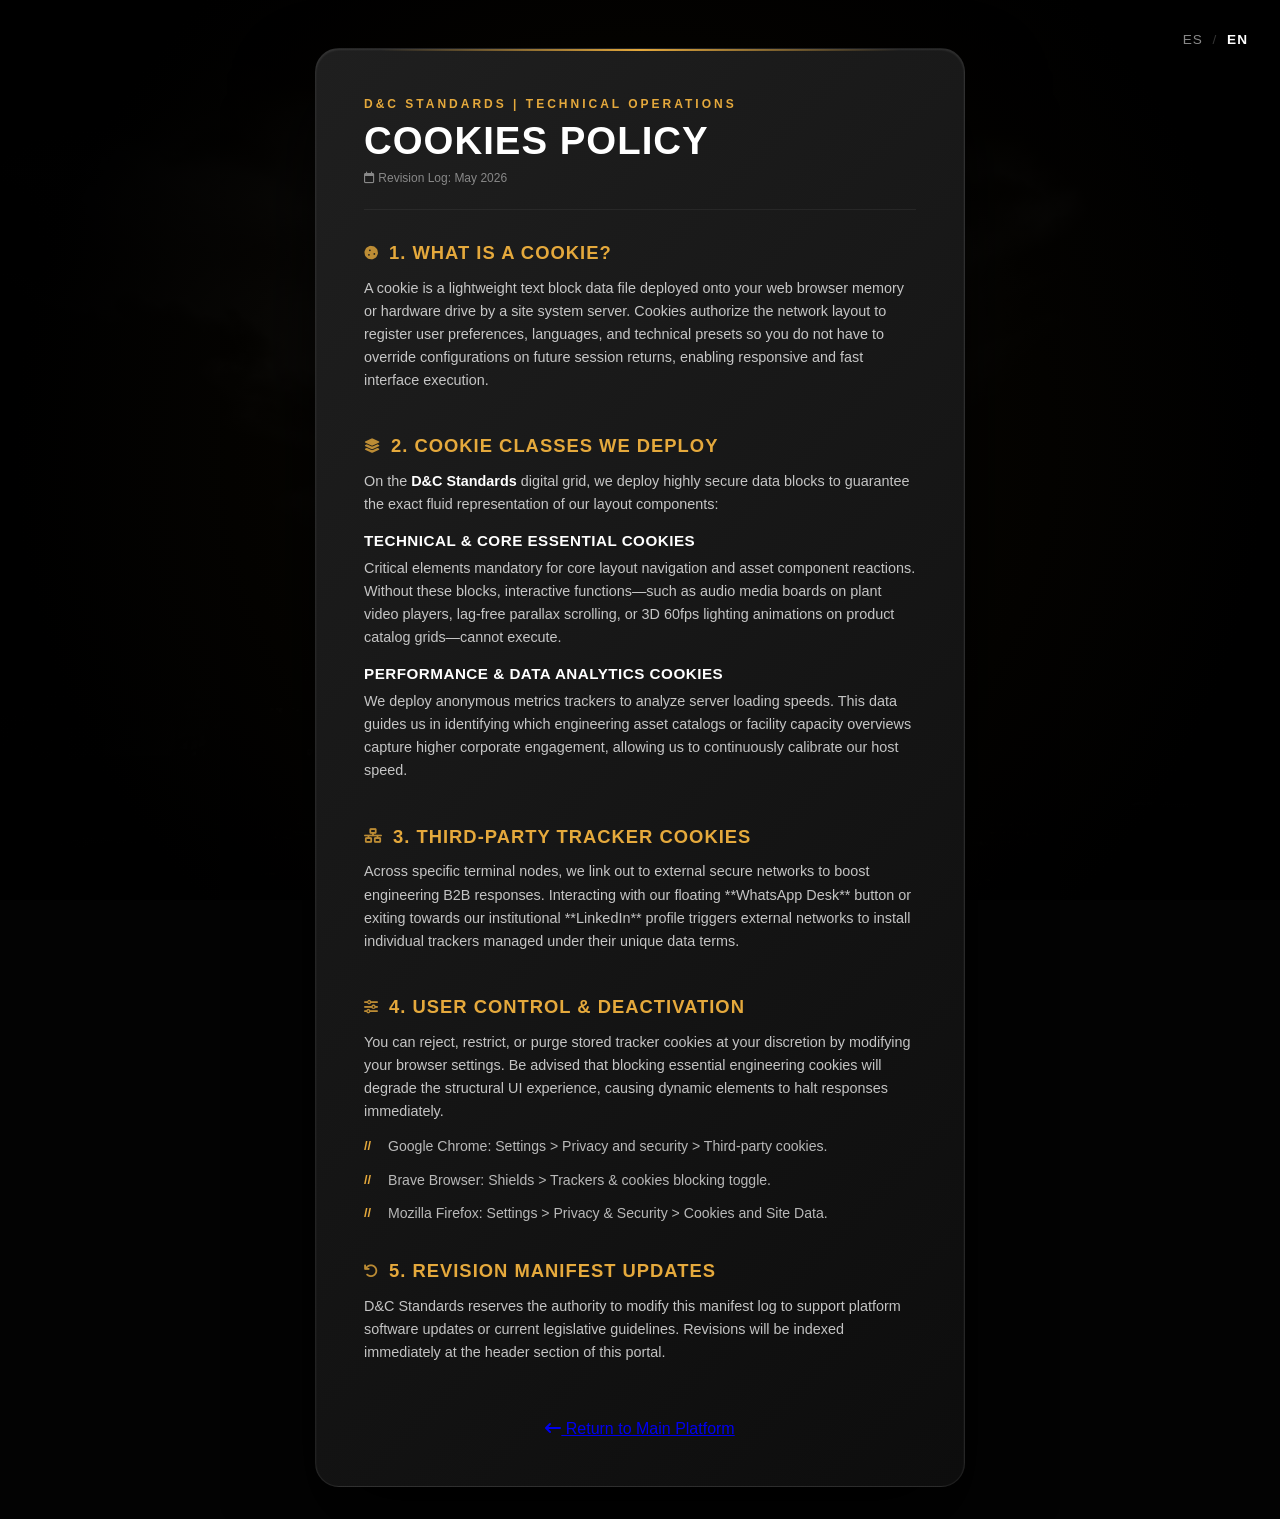
<file: templates/translate/encookies.html>
<!DOCTYPE html>
<html lang="en">
<head>
    <meta charset="UTF-8">
    <meta name="viewport" content="width=device-width, initial-scale=1.0, maximum-scale=1.0, user-scalable=no">
    <title>Cookies Policy | D&C STANDARDS</title>
    <link rel="icon" type="image/png" href="../../static/Logo Blanco.png">
    <link rel="stylesheet" href="https://cdnjs.cloudflare.com/ajax/libs/font-awesome/6.4.0/css/all.min.css">
    
    <style>
        :root { --bg-dark: #030303; --card-metal: linear-gradient(135deg, #1f1f1f 0%, #0d0d0d 100%); --white: #FFFFFF; --oil-gold: #E5A93C; --mid-gray: #888888; --border-alpha: rgba(255, 255, 255, 0.08); --ease-out-expo: cubic-bezier(0.19, 1, 0.22, 1); } * { margin: 0; padding: 0; box-sizing: border-box; } body { background-color: var(--bg-dark); color: var(--white); font-family: -apple-system, BlinkMacSystemFont, "Segoe UI", Roboto, sans-serif; min-height: 100vh; display: flex; flex-direction: column; align-items: center; justify-content: flex-start; -webkit-font-smoothing: antialiased; padding: 2rem 1rem; overflow-x: hidden; } .background-wrapper { position: fixed; inset: 0; z-index: -1; width: 100%; height: 100%; } .background-wrapper img { width: 100%; height: 100%; object-fit: cover; filter: brightness(0.15) contrast(1.2); } .vignette { position: absolute; inset: 0; background: radial-gradient(circle at center, rgba(229, 169, 60, 0.05) 0%, rgba(0,0,0,0.95) 80%); } .legal-box { width: 100%; max-width: 650px; background: var(--card-metal); border: 1px solid var(--border-alpha); border-radius: 24px; padding: clamp(1.5rem, 5vw, 3rem); box-shadow: 0 40px 80px rgba(0,0,0,0.9), inset 0 1px 2px rgba(255,255,255,0.1); margin-top: 1rem; position: relative; } .legal-box::before { content: ''; position: absolute; top: 0; left: 10%; width: 80%; height: 2px; background: linear-gradient(90deg, transparent, var(--oil-gold), transparent); } .wireframe-rig { position: absolute; inset: 0; width: 100%; height: 100%; object-fit: cover; color: var(--oil-gold); opacity: 0.03; z-index: 1; pointer-events: none; } .legal-header { border-bottom: 1px solid rgba(255,255,255,0.06); padding-bottom: 1.5rem; margin-bottom: 2rem; position: relative; z-index: 2; } .company-tag { font-size: 0.75rem; font-weight: 800; letter-spacing: 3px; color: var(--oil-gold); text-transform: uppercase; display: block; margin-bottom: 0.5rem; } .legal-header h1 { font-size: clamp(1.8rem, 5vw, 2.4rem); font-weight: 900; letter-spacing: 1px; text-transform: uppercase; } .update-text { font-size: 0.75rem; color: var(--mid-gray); margin-top: 0.5rem; display: block; } .legal-body { display: flex; flex-direction: column; gap: 2.2rem; position: relative; z-index: 2; } .legal-section h2 { font-size: 1.15rem; font-weight: 800; color: var(--oil-gold); text-transform: uppercase; letter-spacing: 1px; margin-bottom: 0.8rem; display: flex; align-items: center; gap: 10px; } .legal-section h3 { font-size: 0.95rem; font-weight: 700; color: var(--white); text-transform: uppercase; letter-spacing: 0.5px; margin: 1rem 0 0.5rem 0; } .legal-section h2 i { font-size: 0.9rem; opacity: 0.8; } .legal-section p { font-size: 0.9rem; color: rgba(255, 255, 255, 0.75); line-height: 1.6; font-weight: 300; margin-bottom: 0.5rem; } .legal-section strong { color: var(--white); font-weight: 600; } .legal-section ul { list-style: none; margin-top: 0.8rem; display: flex; flex-direction: column; gap: 0.8rem; } .legal-section ul li { font-size: 0.88rem; color: rgba(255, 255, 255, 0.7); line-height: 1.5; padding-left: 1.5rem; position: relative; font-weight: 300; } .legal-section ul li::before { content: '//'; position: absolute; left: 0; color: var(--oil-gold); font-weight: 700; font-size: 0.8rem; } .back-link-container { margin-top: 3rem; text-align: center; width: 100%; z-index: 2; } .back-link { color: var(--mid-gray); text-decoration: none; font-size: 0.8rem; font-weight: 700; letter-spacing: 2px; text-transform: uppercase; transition: color 0.3s; display: inline-flex; align-items: center; gap: 8px; } .back-link:hover { color: var(--oil-gold); } @media (max-width: 480px) { body { padding: 1.5rem 0.8rem; } .legal-box { padding: 1.8rem 1.2rem; border-radius: 16px; } .legal-section h2 { font-size: 1.05rem; } }
    </style>
</head>
<body>

    <div class="background-wrapper">
        <img src="../../static/Hero.png" alt="Engineering Tracking Background">
        <div class="vignette"></div>
    </div>

    <!-- Idioma -->
    <div class="lang-switch" style="position: absolute; top: 2rem; right: 2rem; z-index: 100; font-family: sans-serif; font-size: 0.85rem; letter-spacing: 1px;">
        <a href="#" style="color: var(--mid-gray); text-decoration: none;">ES</a>
        <span style="color: rgba(255,255,255,0.2); margin: 0 5px;">/</span>
        <span style="color: var(--white); font-weight: 700;">EN</span>
    </div>

    <main class="legal-box">
        <header class="legal-header">
            <span class="company-tag">D&C Standards | Technical Operations</span>
            <h1>Cookies Policy</h1>
            <span class="update-text"><i class="fa-regular fa-calendar"></i> Revision Log: May 2026</span>
        </header>

        <div class="legal-body">
            <section class="legal-section">
                <h2><i class="fa-solid fa-cookie"></i> 1. What is a Cookie?</h2>
                <p>A cookie is a lightweight text block data file deployed onto your web browser memory or hardware drive by a site system server. Cookies authorize the network layout to register user preferences, languages, and technical presets so you do not have to override configurations on future session returns, enabling responsive and fast interface execution.</p>
            </section>

            <section class="legal-section">
                <h2><i class="fa-solid fa-layer-group"></i> 2. Cookie Classes We Deploy</h2>
                <p>On the <strong>D&C Standards</strong> digital grid, we deploy highly secure data blocks to guarantee the exact fluid representation of our layout components:</p>
                
                <h3>Technical & Core Essential Cookies</h3>
                <p>Critical elements mandatory for core layout navigation and asset component reactions. Without these blocks, interactive functions—such as audio media boards on plant video players, lag-free parallax scrolling, or 3D 60fps lighting animations on product catalog grids—cannot execute.</p>

                <h3>Performance & Data Analytics Cookies</h3>
                <p>We deploy anonymous metrics trackers to analyze server loading speeds. This data guides us in identifying which engineering asset catalogs or facility capacity overviews capture higher corporate engagement, allowing us to continuously calibrate our host speed.</p>
            </section>

            <section class="legal-section">
                <h2><i class="fa-solid fa-network-wired"></i> 3. Third-Party Tracker Cookies</h2>
                <p>Across specific terminal nodes, we link out to external secure networks to boost engineering B2B responses. Interacting with our floating **WhatsApp Desk** button or exiting towards our institutional **LinkedIn** profile triggers external networks to install individual trackers managed under their unique data terms.</p>
            </section>

            <section class="legal-section">
                <h2><i class="fa-solid fa-sliders"></i> 4. User Control & Deactivation</h2>
                <p>You can reject, restrict, or purge stored tracker cookies at your discretion by modifying your browser settings. Be advised that blocking essential engineering cookies will degrade the structural UI experience, causing dynamic elements to halt responses immediately.</p>
                <ul>
                    <li>Google Chrome: Settings &gt; Privacy and security &gt; Third-party cookies.</li>
                    <li>Brave Browser: Shields &gt; Trackers & cookies blocking toggle.</li>
                    <li>Mozilla Firefox: Settings &gt; Privacy & Security &gt; Cookies and Site Data.</li>
                </ul>
            </section>

            <section class="legal-section">
                <h2><i class="fa-solid fa-arrow-rotate-left"></i> 5. Revision Manifest Updates</h2>
                <p>D&C Standards reserves the authority to modify this manifest log to support platform software updates or current legislative guidelines. Revisions will be indexed immediately at the header section of this portal.</p>
            </section>
        </div>

        <div class="back-link-container">
            <a href="../translate/enIndex.html"back-link"><i class="fa-solid fa-arrow-left-long"></i> Return to Main Platform</a>
        </div>
    </main>

    <script src="../../js/lang-switch.js"></script>
</body>
</html>
</file>
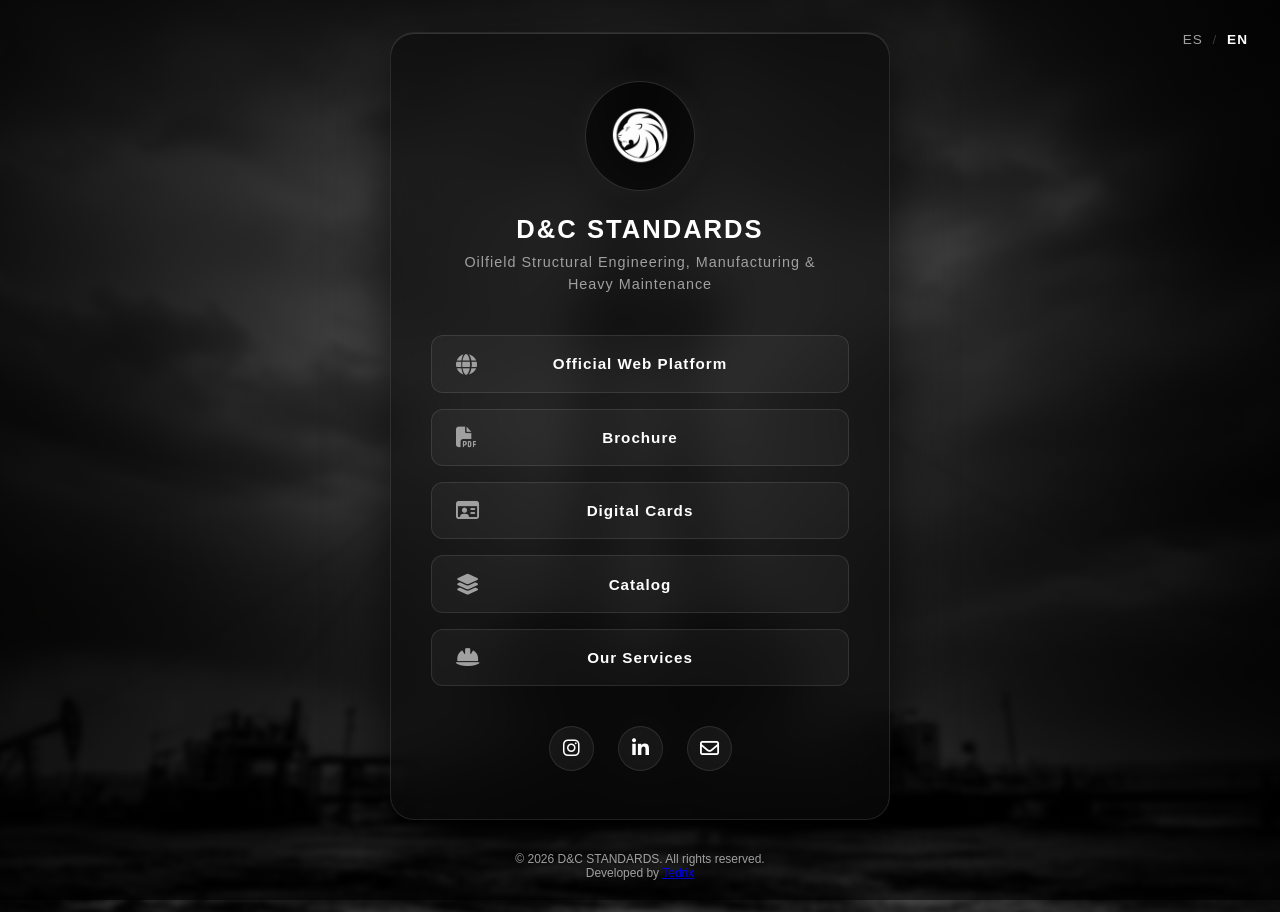
<file: templates/translate/enlinks.html>
<!DOCTYPE html>
<html lang="en">
<head>
    <meta charset="UTF-8">
    <meta name="viewport" content="width=device-width, initial-scale=1.0, maximum-scale=1.0, user-scalable=no">
    <title>D&C STANDARDS | Connection Hub Portal</title>
    
    <meta name="description" content="Official links portal and digital business cards for D&C Standards. Oilfield engineering and manufacturing.">
    <link rel="icon" type="image/png" href="../../static/Icono.ico">
    <link rel="stylesheet" href="https://cdnjs.cloudflare.com/ajax/libs/font-awesome/6.4.0/css/all.min.css">

    <style>
        :root {
            --black: #000000;
            --white: #FFFFFF;
            --tedrix-blue: #00A3FF;
            --whatsapp: #25D366;
            --mid-gray: #A0A0A0;
            --ease-out-expo: cubic-bezier(0.19, 1, 0.22, 1);
        }

        * { margin: 0; padding: 0; box-sizing: border-box; }
        
        body {
            background-color: var(--black);
            color: var(--white);
            font-family: -apple-system, BlinkMacSystemFont, "Segoe UI", Roboto, sans-serif;
            min-height: 100vh;
            display: flex;
            flex-direction: column;
            align-items: center;
            justify-content: center;
            overflow-x: hidden;
            -webkit-font-smoothing: antialiased;
            padding: 2rem 1rem;
        }

        .background-container {
            position: fixed;
            inset: 0;
            z-index: -1;
        }
        .background-container img {
            width: 100%;
            height: 100%;
            object-fit: cover;
            filter: brightness(0.45) contrast(1.1) blur(3px);
            transform: scale(1.05); 
        }
        .bg-gradient {
            position: absolute;
            inset: 0;
            background: radial-gradient(circle at center, rgba(0,0,0,0.1) 0%, rgba(0,0,0,0.8) 100%);
        }

        .linktree-container {
            width: 100%;
            max-width: 500px;
            background: rgba(12, 12, 12, 0.65);
            backdrop-filter: blur(25px);
            -webkit-backdrop-filter: blur(25px);
            border: 1px solid rgba(255, 255, 255, 0.1);
            border-radius: 24px;
            padding: 3rem 2.5rem;
            display: flex;
            flex-direction: column;
            align-items: center;
            z-index: 1;
            box-shadow: 0 30px 60px rgba(0,0,0,0.8), inset 0 1px 0 rgba(255,255,255,0.15);
            opacity: 0;
            transform: translateY(40px);
            animation: dashboardReveal 1s var(--ease-out-expo) forwards;
        }

        @keyframes dashboardReveal {
            to { opacity: 1; transform: translateY(0); }
        }

        .profile-section {
            display: flex;
            flex-direction: column;
            align-items: center;
            margin-bottom: 2.5rem;
            text-align: center;
            width: 100%;
        }
        .profile-logo {
            width: 110px;
            height: 110px;
            object-fit: contain;
            background: rgba(0, 0, 0, 0.5);
            border: 1px solid rgba(255, 255, 255, 0.15);
            border-radius: 50%;
            padding: 1.5rem;
            margin-bottom: 1.5rem;
            box-shadow: 0 0 30px rgba(255, 255, 255, 0.05);
        }
        
        .profile-title {
            font-size: 1.6rem;
            font-weight: 900;
            letter-spacing: 2px;
            margin-bottom: 0.5rem;
            text-transform: uppercase;
        }
        .profile-desc {
            color: var(--mid-gray);
            font-size: 0.9rem;
            font-weight: 400;
            letter-spacing: 1px;
            max-width: 90%;
            line-height: 1.5;
        }

        .links-wrapper {
            width: 100%;
            display: flex;
            flex-direction: column;
            gap: 1rem;
        }
        .link-btn {
            position: relative;
            display: flex;
            align-items: center;
            justify-content: center;
            width: 100%;
            padding: 1.2rem 2rem;
            background: rgba(255, 255, 255, 0.04);
            border: 1px solid rgba(255, 255, 255, 0.1);
            border-radius: 12px;
            color: var(--white);
            text-decoration: none;
            font-weight: 600;
            font-size: 0.95rem;
            letter-spacing: 1px;
            overflow: hidden;
            transition: all 0.4s var(--ease-out-expo);
            opacity: 0;
            transform: translateY(20px);
            animation: revealUp 0.8s var(--ease-out-expo) forwards;
        }
        
        .link-btn:nth-child(1) { animation-delay: 0.2s; }
        .link-btn:nth-child(2) { animation-delay: 0.3s; }
        .link-btn:nth-child(3) { animation-delay: 0.4s; }
        .link-btn:nth-child(4) { animation-delay: 0.5s; }
        .link-btn:nth-child(5) { animation-delay: 0.6s; }

        @keyframes revealUp {
            to { opacity: 1; transform: translateY(0); }
        }

        .link-btn i {
            position: absolute;
            left: 1.5rem;
            font-size: 1.3rem;
            color: var(--mid-gray);
            transition: color 0.4s;
        }
        .link-btn:hover {
            background: rgba(255, 255, 255, 0.15);
            border-color: rgba(255, 255, 255, 0.25);
            transform: translateY(-3px) scale(1.02);
            box-shadow: 0 10px 20px rgba(0,0,0,0.4), 0 0 15px rgba(255,255,255,0.05);
        }
        .link-btn:hover i {
            color: var(--white);
        }

        .link-btn.highlight {
            background: rgba(37, 211, 102, 0.1);
            border-color: rgba(37, 211, 102, 0.3);
            color: var(--whatsapp);
            box-shadow: 0 0 20px rgba(37, 211, 102, 0.15);
        }
        .link-btn.highlight i {
            color: var(--whatsapp);
        }
        .link-btn.highlight:hover {
            background: var(--whatsapp);
            color: var(--black);
            box-shadow: 0 15px 30px rgba(37, 211, 102, 0.3), 0 0 30px rgba(37, 211, 102, 0.5);
        }
        .link-btn.highlight:hover i {
            color: var(--black);
        }

        .social-row {
            display: flex;
            gap: 1.5rem;
            margin-top: 2.5rem;
            opacity: 0;
            animation: revealUp 0.8s var(--ease-out-expo) forwards;
            animation-delay: 0.7s;
        }
        .social-icon {
            display: flex;
            align-items: center;
            justify-content: center;
            width: 45px;
            height: 45px;
            border-radius: 50%;
            background: rgba(255, 255, 255, 0.05);
            border: 1px solid rgba(255, 255, 255, 0.1);
            color: var(--white);
            text-decoration: none;
            font-size: 1.2rem;
            transition: all 0.3s;
        }
        .social-icon:hover {
            background: var(--white);
            color: var(--black);
            transform: translateY(-5px) scale(1.1);
            box-shadow: 0 10px 20px rgba(255,255,255,0.2);
        }

        .tree-footer {
            margin-top: 2rem;
            font-size: 0.75rem;
            color: rgba(255,255,255,0.6);
            text-align: center;
            opacity: 0;
            animation: revealUp 0.8s var(--ease-out-expo) forwards;
            animation-delay: 0.9s;
            z-index: 1;
            text-shadow: 0 2px 4px rgba(0,0,0,0.8);
        }

        @media (max-width: 480px) {
            .linktree-container { padding: 2.5rem 1.5rem; border-radius: 20px; }
            .profile-logo { width: 90px; height: 90px; }
            .profile-title { font-size: 1.4rem; }
            .link-btn { padding: 1.1rem 1.5rem; font-size: 0.85rem; }
        }
    </style>
</head>
<body>

    <div class="background-container">
        <img src="../../static/Hero.png" alt="Industrial Drilling Rig Background">
        <div class="bg-gradient"></div>
    </div>

    <div class="lang-switch" style="position: absolute; top: 2rem; right: 2rem; z-index: 100; font-family: sans-serif; font-size: 0.85rem; letter-spacing: 1px;">
        <a href="#" style="color: var(--mid-gray); text-decoration: none;">ES</a>
        <span style="color: rgba(255,255,255,0.2); margin: 0 5px;">/</span>
        <span style="color: var(--white); font-weight: 700;">EN</span>
    </div>

    <div class="linktree-container">
        
        <div class="profile-section">
            <img src="../../static/Logo Blanco.png" alt="D&C Standards Identity Logo" class="profile-logo">
            <h1 class="profile-title">D&C STANDARDS</h1>
            <p class="profile-desc">Oilfield Structural Engineering, Manufacturing & Heavy Maintenance</p>
        </div>

        <div class="links-wrapper">
            <a href="../../enIndex.html" class="link-btn">
                <i class="fa-solid fa-globe"></i> Official Web Platform
            </a>
            <a href="../static/D&C 2026 PORTAFOLIO.pdf" download="Brochure_DC_Standards.pdf" class="link-btn">
                <i class="fa-solid fa-file-pdf"></i>
                Brochure
            </a>
            <a href="enTarjetas.html" class="link-btn">
                <i class="fa-regular fa-id-card"></i> Digital Cards
            </a>
            <a href="../../enIndex.html#catalogo" class="link-btn">
                <i class="fa-solid fa-layer-group"></i> Catalog
            </a>
            <a href="../../enIndex.html#servicios" class="link-btn">
                <i class="fa-solid fa-helmet-safety"></i> Our Services
            </a>
            <!--<a href="https://wa.link/skadew" target="_blank" rel="noopener noreferrer" class="link-btn highlight">
                <i class="fa-brands fa-whatsapp"></i> Contact
            </a>-->
        </div>

        <div class="social-row">
            <a href="https://www.instagram.com/dc_standards_/" target="_blank" class="social-icon"><i class="fa-brands fa-instagram"></i></a>
            <a href="#" class="social-icon"><i class="fa-brands fa-linkedin-in"></i></a>
            <a href="mailto:info@dcstandards.com" class="social-icon"><i class="fa-regular fa-envelope"></i></a>
        </div>

    </div>

    <footer class="tree-footer">
        <p>© 2026 D&C STANDARDS. All rights reserved.</p>
        <p>Developed by <a href="https://tedrix.co/" target="_blank">Tedrix</a></p>
    </footer>

    <script src="../../js/lang-switch.js"></script>
</body>
</html>
</file>
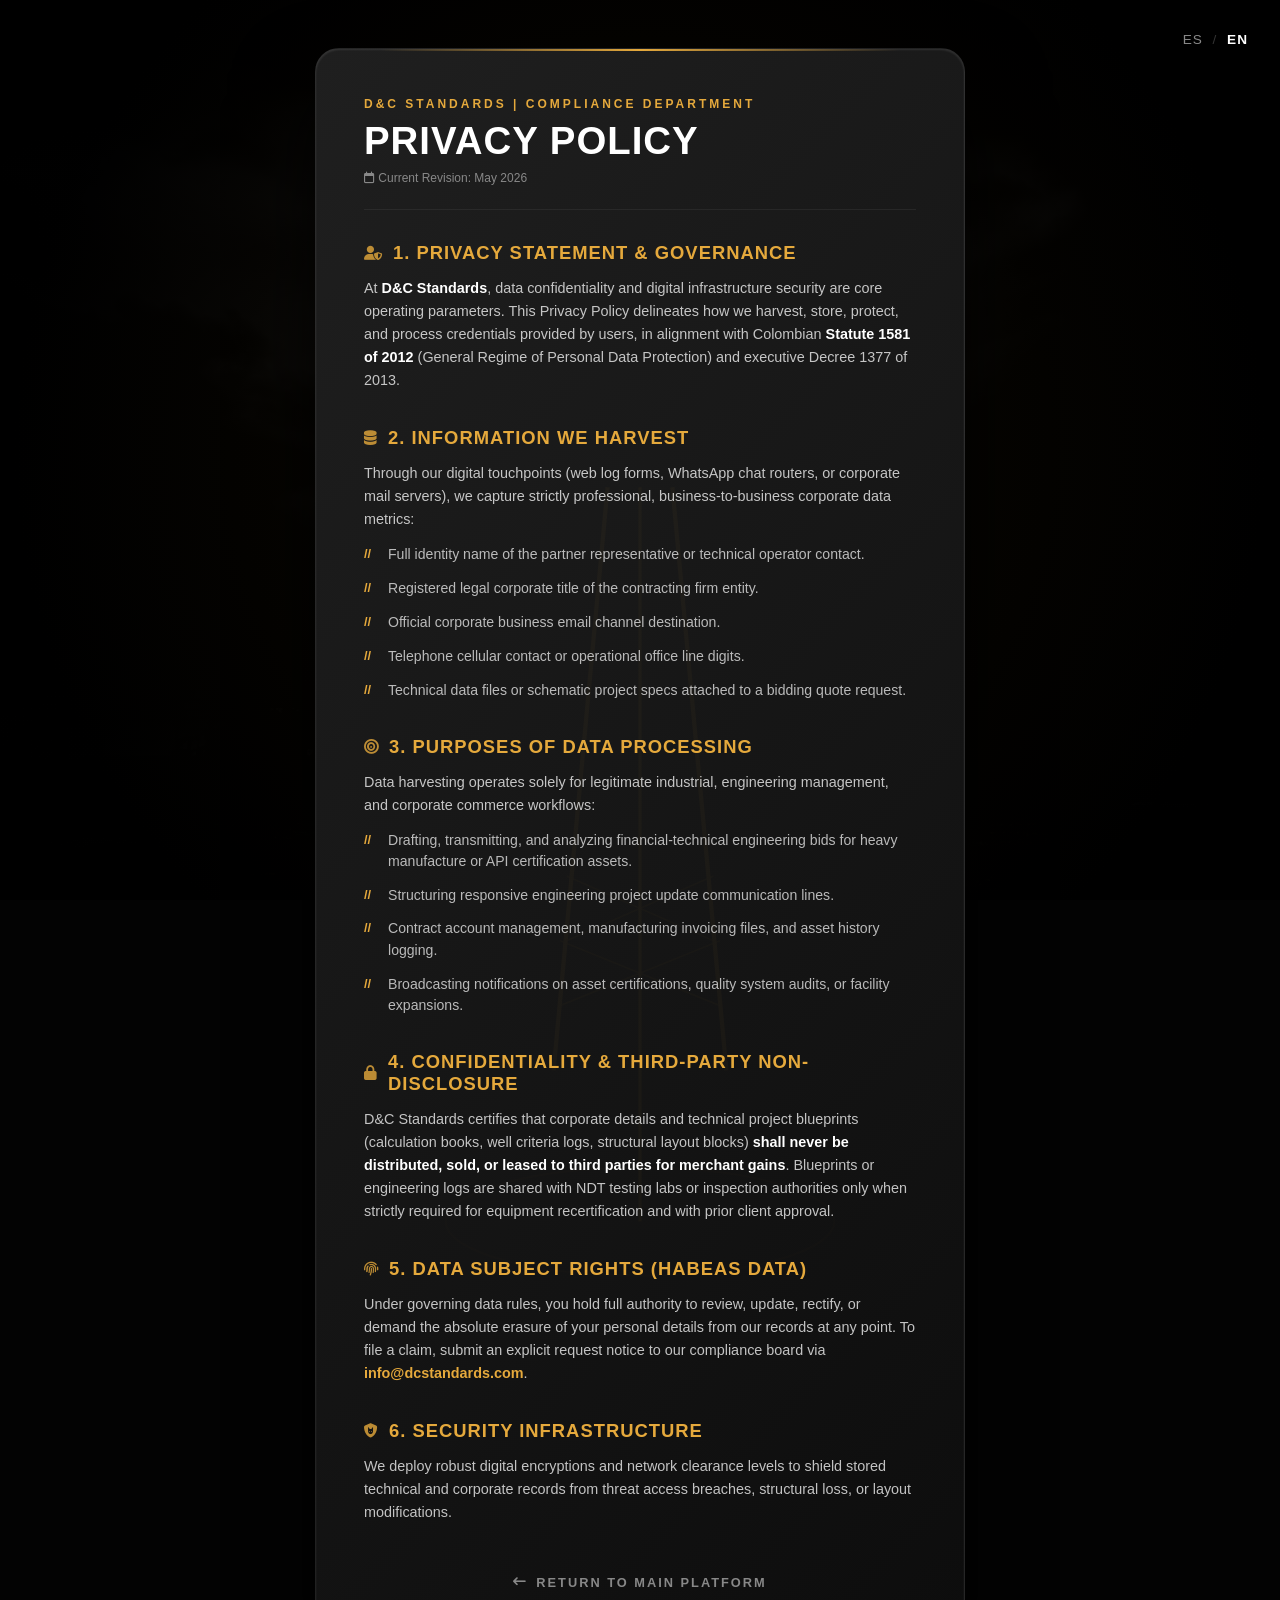
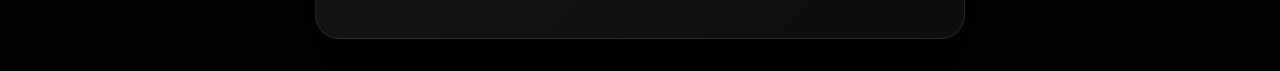
<file: templates/translate/enpoliticas.html>
<!DOCTYPE html>
<html lang="en">
<head>
    <meta charset="UTF-8">
    <meta name="viewport" content="width=device-width, initial-scale=1.0, maximum-scale=1.0, user-scalable=no">
    <title>Privacy Policy | D&C STANDARDS</title>
    
    <meta name="description" content="Privacy policy and data processing criteria of D&C Standards.">
    <link rel="icon" type="image/png" href="../../static/Logo Blanco.png">
    <link rel="stylesheet" href="https://cdnjs.cloudflare.com/ajax/libs/font-awesome/6.4.0/css/all.min.css">

    <style>
        :root {
            --bg-dark: #030303;
            --card-metal: linear-gradient(135deg, #1f1f1f 0%, #0d0d0d 100%);
            --white: #FFFFFF;
            --oil-gold: #E5A93C; 
            --mid-gray: #888888;
            --border-alpha: rgba(255, 255, 255, 0.08);
            --ease-out-expo: cubic-bezier(0.19, 1, 0.22, 1);
        }

        * { margin: 0; padding: 0; box-sizing: border-box; }

        body {
            background-color: var(--bg-dark);
            color: var(--white);
            font-family: -apple-system, BlinkMacSystemFont, "Segoe UI", Roboto, sans-serif;
            min-height: 100vh;
            display: flex;
            flex-direction: column;
            align-items: center;
            justify-content: flex-start;
            -webkit-font-smoothing: antialiased;
            padding: 2rem 1rem;
            overflow-x: hidden;
        }

        .background-wrapper {
            position: fixed; inset: 0; z-index: -1; width: 100%; height: 100%;
        }
        .background-wrapper img {
            width: 100%; height: 100%; object-fit: cover;
            filter: brightness(0.15) contrast(1.2); 
        }
        .vignette {
            position: absolute; inset: 0;
            background: radial-gradient(circle at center, rgba(229, 169, 60, 0.05) 0%, rgba(0,0,0,0.95) 80%);
        }

        .legal-box {
            width: 100%;
            max-width: 650px;
            background: var(--card-metal);
            border: 1px solid var(--border-alpha);
            border-radius: 24px;
            padding: clamp(1.5rem, 5vw, 3rem);
            box-shadow: 0 40px 80px rgba(0,0,0,0.9), inset 0 1px 2px rgba(255,255,255,0.1);
            margin-top: 1rem;
            position: relative;
        }

        .legal-box::before {
            content: ''; position: absolute; top: 0; left: 10%; width: 80%; height: 2px;
            background: linear-gradient(90deg, transparent, var(--oil-gold), transparent);
        }

        .wireframe-rig {
            position: absolute; inset: 0; width: 100%; height: 100%;
            object-fit: cover; color: var(--oil-gold); opacity: 0.03; z-index: 1; pointer-events: none;
        }

        .legal-header {
            border-bottom: 1px solid rgba(255,255,255,0.06);
            padding-bottom: 1.5rem;
            margin-bottom: 2rem;
            position: relative;
            z-index: 2;
        }
        .company-tag {
            font-size: 0.75rem; font-weight: 800; letter-spacing: 3px; color: var(--oil-gold); text-transform: uppercase;
            display: block; margin-bottom: 0.5rem;
        }
        .legal-header h1 {
            font-size: clamp(1.8rem, 5vw, 2.4rem); font-weight: 900; letter-spacing: 1px; text-transform: uppercase;
        }
        .update-text {
            font-size: 0.75rem; color: var(--mid-gray); margin-top: 0.5rem; display: block;
        }

        .legal-body {
            display: flex;
            flex-direction: column;
            gap: 2.2rem;
            position: relative;
            z-index: 2;
        }
        .legal-section h2 {
            font-size: 1.15rem; font-weight: 800; color: var(--oil-gold);
            text-transform: uppercase; letter-spacing: 1px; margin-bottom: 0.8rem;
            display: flex; align-items: center; gap: 10px;
        }
        .legal-section h2 i { font-size: 0.9rem; opacity: 0.8; }
        
        .legal-section p {
            font-size: 0.9rem; color: rgba(255, 255, 255, 0.75); line-height: 1.6; font-weight: 300;
        }
        .legal-section strong { color: var(--white); font-weight: 600; }

        .legal-section ul {
            list-style: none; margin-top: 0.8rem; display: flex; flex-direction: column; gap: 0.8rem;
        }
        .legal-section ul li {
            font-size: 0.88rem; color: rgba(255, 255, 255, 0.7); line-height: 1.5;
            padding-left: 1.5rem; position: relative; font-weight: 300;
        }
        .legal-section ul li::before {
            content: '//'; position: absolute; left: 0; color: var(--oil-gold); font-weight: 700; font-size: 0.8rem;
        }

        .back-link-container {
            margin-top: 3rem; text-align: center; width: 100%; z-index: 2;
        }
        .back-link {
            color: var(--mid-gray); text-decoration: none; font-size: 0.8rem; font-weight: 700;
            letter-spacing: 2px; text-transform: uppercase; transition: color 0.3s;
            display: inline-flex; align-items: center; gap: 8px;
        }
        .back-link:hover { color: var(--oil-gold); }

        @media (max-width: 480px) {
            body { padding: 1.5rem 0.8rem; }
            .legal-box { padding: 1.8rem 1.2rem; border-radius: 16px; }
            .legal-section h2 { font-size: 1.05rem; }
        }
    </style>
</head>
<body>

    <div class="background-wrapper">
        <img src="../../static/Hero.png" alt="Secure Operations Background">
        <div class="vignette"></div>
    </div>

    <div class="lang-switch" style="position: absolute; top: 2rem; right: 2rem; z-index: 100; font-family: sans-serif; font-size: 0.85rem; letter-spacing: 1px;">
        <a href="#" style="color: var(--mid-gray); text-decoration: none;">ES</a>
        <span style="color: rgba(255,255,255,0.2); margin: 0 5px;">/</span>
        <span style="color: var(--white); font-weight: 700;">EN</span>
    </div>

    <main class="legal-box">
        
        <svg viewBox="0 0 300 450" class="wireframe-rig">
            <g stroke="currentColor" fill="none">
                <ellipse cx="150" cy="400" rx="90" ry="25" stroke-width="1" opacity="0.3"/>
                <path d="M 110 330 L 135 60 M 190 330 L 165 60" stroke-width="2"/>
                <path d="M 113 300 L 187 270 M 187 300 L 113 270" stroke-width="0.8" opacity="0.6"/>
                <path d="M 116 270 L 184 240 M 184 270 L 116 240" stroke-width="0.8" opacity="0.6"/>
                <line x1="150" y1="60" x2="150" y2="400" stroke-width="1.5"/>
            </g>
        </svg>

        <header class="legal-header">
            <span class="company-tag">D&C Standards | Compliance Department</span>
            <h1>Privacy Policy</h1>
            <span class="update-text"><i class="fa-regular fa-calendar"></i> Current Revision: May 2026</span>
        </header>

        <div class="legal-body">
            
            <section class="legal-section">
                <h2><i class="fa-solid fa-user-shield"></i> 1. Privacy Statement & Governance</h2>
                <p>At <strong>D&C Standards</strong>, data confidentiality and digital infrastructure security are core operating parameters. This Privacy Policy delineates how we harvest, store, protect, and process credentials provided by users, in alignment with Colombian <strong>Statute 1581 of 2012</strong> (General Regime of Personal Data Protection) and executive Decree 1377 of 2013.</p>
            </section>

            <section class="legal-section">
                <h2><i class="fa-solid fa-database"></i> 2. Information We Harvest</h2>
                <p>Through our digital touchpoints (web log forms, WhatsApp chat routers, or corporate mail servers), we capture strictly professional, business-to-business corporate data metrics:</p>
                <ul>
                    <li>Full identity name of the partner representative or technical operator contact.</li>
                    <li>Registered legal corporate title of the contracting firm entity.</li>
                    <li>Official corporate business email channel destination.</li>
                    <li>Telephone cellular contact or operational office line digits.</li>
                    <li>Technical data files or schematic project specs attached to a bidding quote request.</li>
                </ul>
            </section>

            <section class="legal-section">
                <h2><i class="fa-solid fa-bullseye"></i> 3. Purposes of Data Processing</h2>
                <p>Data harvesting operates solely for legitimate industrial, engineering management, and corporate commerce workflows:</p>
                <ul>
                    <li>Drafting, transmitting, and analyzing financial-technical engineering bids for heavy manufacture or API certification assets.</li>
                    <li>Structuring responsive engineering project update communication lines.</li>
                    <li>Contract account management, manufacturing invoicing files, and asset history logging.</li>
                    <li>Broadcasting notifications on asset certifications, quality system audits, or facility expansions.</li>
                </ul>
            </section>

            <section class="legal-section">
                <h2><i class="fa-solid fa-lock"></i> 4. Confidentiality & Third-Party Non-Disclosure</h2>
                <p>D&C Standards certifies that corporate details and technical project blueprints (calculation books, well criteria logs, structural layout blocks) <strong>shall never be distributed, sold, or leased to third parties for merchant gains</strong>. Blueprints or engineering logs are shared with NDT testing labs or inspection authorities only when strictly required for equipment recertification and with prior client approval.</p>
            </section>

            <section class="legal-section">
                <h2><i class="fa-solid fa-fingerprint"></i> 5. Data Subject Rights (Habeas Data)</h2>
                <p>Under governing data rules, you hold full authority to review, update, rectify, or demand the absolute erasure of your personal details from our records at any point. To file a claim, submit an explicit request notice to our compliance board via <strong style="color: var(--oil-gold);">info@dcstandards.com</strong>.</p>
            </section>

            <section class="legal-section">
                <h2><i class="fa-solid fa-shield-cat"></i> 6. Security Infrastructure</h2>
                <p>We deploy robust digital encryptions and network clearance levels to shield stored technical and corporate records from threat access breaches, structural loss, or layout modifications.</p>
            </section>

        </div>

        <div class="back-link-container">
            <a href="../translate/enIndex.html" class="back-link">
                <i class="fa-solid fa-arrow-left-long"></i> Return to Main Platform
            </a>
        </div>

    </main>

    <script src="../../js/lang-switch.js"></script>
</body>
</html>
</file>
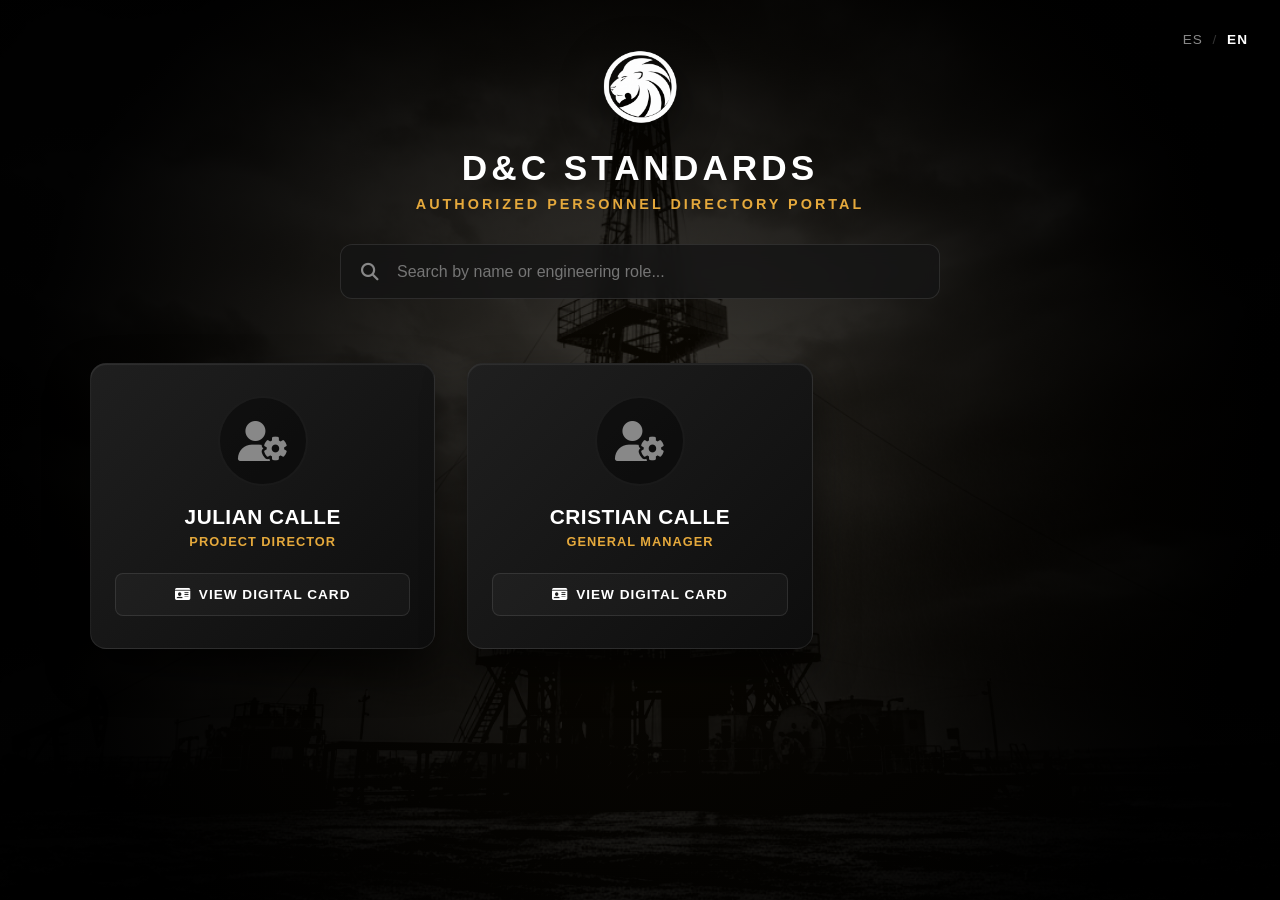
<file: templates/translate/entarjetas.html>
<!DOCTYPE html>
<html lang="en">
<head>
    <meta charset="UTF-8">
    <meta name="viewport" content="width=device-width, initial-scale=1.0, maximum-scale=1.0, user-scalable=no">
    <title>Staff Directory | D&C STANDARDS</title>
    
    <meta name="description" content="Official directory of engineering personnel and corporate projects at D&C Standards.">
    <link rel="icon" type="image/png" href="../../static/Logo Blanco.png">
    <link rel="stylesheet" href="https://cdnjs.cloudflare.com/ajax/libs/font-awesome/6.4.0/css/all.min.css">

    <style>
        :root {
            --bg-dark: #030303;
            --card-metal: linear-gradient(135deg, #1f1f1f 0%, #0d0d0d 100%);
            --white: #FFFFFF;
            --oil-gold: #E5A93C; 
            --mid-gray: #888888;
            --ease-out-expo: cubic-bezier(0.19, 1, 0.22, 1);
        }

        * { margin: 0; padding: 0; box-sizing: border-box; }

        body {
            background-color: var(--bg-dark);
            color: var(--white);
            font-family: -apple-system, BlinkMacSystemFont, "Segoe UI", Roboto, sans-serif;
            min-height: 100vh;
            display: flex;
            flex-direction: column;
            align-items: center;
            justify-content: flex-start;
            -webkit-font-smoothing: antialiased;
            padding: 3rem 5vw;
            overflow-x: hidden;
        }

        .background-wrapper {
            position: fixed; inset: 0; z-index: -1; width: 100%; height: 100%;
        }
        .background-wrapper img {
            width: 100%; height: 100%; object-fit: cover;
            filter: brightness(0.25) contrast(1.15) saturate(1.1); 
        }
        .vignette {
            position: absolute; inset: 0;
            background: radial-gradient(circle at center, rgba(229, 169, 60, 0.05) 0%, rgba(0,0,0,0.95) 80%);
        }

        .header-section {
            text-align: center;
            margin-bottom: 3rem;
            width: 100%;
            max-width: 600px;
        }
        .company-logo {
            width: 80px; height: 80px; object-fit: contain; margin-bottom: 1rem;
            filter: drop-shadow(0 10px 20px rgba(0,0,0,0.5));
        }
        .title-main { font-size: 2.2rem; font-weight: 900; letter-spacing: 4px; text-transform: uppercase; margin-bottom: 0.5rem; }
        .title-sub { font-size: 0.9rem; color: var(--oil-gold); letter-spacing: 3px; font-weight: 600; text-transform: uppercase; margin-bottom: 2rem; }

        .search-container {
            width: 100%; position: relative; display: flex; align-items: center;
        }
        .search-input {
            width: 100%; padding: 1.1rem 1.5rem 1.1rem 3.5rem;
            background: rgba(20, 20, 20, 0.8);
            border: 1px solid rgba(255, 255, 255, 0.1);
            border-radius: 12px; color: var(--white); font-size: 1rem;
            outline: none; transition: all 0.3s;
            backdrop-filter: blur(10px);
        }
        .search-container i {
            position: absolute; left: 1.3rem; color: var(--mid-gray); font-size: 1.1rem; transition: color 0.3s;
        }
        .search-input:focus { border-color: var(--oil-gold); box-shadow: 0 0 15px rgba(229, 169, 60, 0.2); }
        .search-input:focus + i { color: var(--oil-gold); }

        .directory-grid {
            width: 100%; max-width: 1100px;
            display: grid;
            grid-template-columns: repeat(auto-fill, minmax(280px, 1fr));
            gap: 2rem; margin-top: 1rem;
        }

        .employee-card {
            background: var(--card-metal);
            border: 1px solid rgba(255, 255, 255, 0.08);
            border-radius: 16px; padding: 2rem 1.5rem;
            display: flex; flex-direction: column; align-items: center; text-align: center;
            box-shadow: 0 20px 40px rgba(0,0,0,0.6), inset 0 1px 1px rgba(255,255,255,0.08);
            transition: transform 0.4s cubic-bezier(0.19, 1, 0.22, 1), border-color 0.4s;
        }
        .employee-card:hover {
            transform: translateY(-5px); border-color: rgba(229, 169, 60, 0.4);
            box-shadow: 0 30px 50px rgba(0,0,0,0.8);
        }

        .avatar-box {
            width: 90px; height: 90px; border-radius: 50%;
            background: rgba(0, 0, 0, 0.4); border: 2px solid rgba(255, 255, 255, 0.05);
            display: flex; align-items: center; justify-content: center;
            margin-bottom: 1.2rem; position: relative; overflow: hidden;
            transition: border-color 0.3s;
        }
        .employee-card:hover .avatar-box { border-color: var(--oil-gold); }
        .avatar-box i { font-size: 2.5rem; color: var(--mid-gray); transition: color 0.3s; }
        .employee-card:hover .avatar-box i { color: var(--white); }

        .emp-info { flex-grow: 1; margin-bottom: 1.5rem; }
        .emp-name { font-size: 1.3rem; font-weight: 800; text-transform: uppercase; letter-spacing: 0.5px; margin-bottom: 0.3rem; }
        .emp-role { font-size: 0.8rem; color: var(--oil-gold); text-transform: uppercase; letter-spacing: 1px; font-weight: 600; }

        .btn-view-card {
            background: rgba(255, 255, 255, 0.03); color: var(--white);
            border: 1px solid rgba(255, 255, 255, 0.1); width: 100%; padding: 0.8rem;
            border-radius: 8px; text-decoration: none; font-size: 0.85rem; font-weight: 700;
            letter-spacing: 1px; text-transform: uppercase; display: flex; align-items: center;
            justify-content: center; gap: 8px; transition: all 0.3s ease;
        }
        .btn-view-card:hover {
            background: var(--oil-gold); color: var(--black);
            border-color: var(--oil-gold); box-shadow: 0 5px 15px rgba(229, 169, 60, 0.3);
        }

        .no-results {
            grid-column: 1 / -1; text-align: center; padding: 3rem; color: var(--mid-gray);
            font-size: 1rem; display: none; letter-spacing: 1px;
        }

        @media (max-width: 480px) {
            body { padding: 2rem 4vw; }
            .title-main { font-size: 1.8rem; }
            .directory-grid { gap: 1.5rem; }
            .employee-card { padding: 1.8rem 1.2rem; }
        }
    </style>
</head>
<body>

    <div class="background-wrapper">
        <img src="../../static/Hero.png" alt="Rig Site Area Background">
        <div class="vignette"></div>
    </div>

    <div class="lang-switch" style="position: absolute; top: 2rem; right: 2rem; z-index: 100; font-family: sans-serif; font-size: 0.85rem; letter-spacing: 1px;">
        <a href="#" style="color: var(--mid-gray); text-decoration: none;">ES</a>
        <span style="color: rgba(255,255,255,0.2); margin: 0 5px;">/</span>
        <span style="color: var(--white); font-weight: 700;">EN</span>
    </div>

    <header class="header-section">
        <img src="../../static/Logo Blanco.png" alt="Logo D&C Standards" class="company-logo">
        <h1 class="title-main">D&C Standards</h1>
        <p class="title-sub">Authorized Personnel Directory Portal</p>
        
        <div class="search-container">
            <input type="text" id="searchInput" placeholder="Search by name or engineering role..." class="search-input" onkeyup="filterDirectory()">
            <i class="fa-solid fa-magnifying-glass"></i>
        </div>
    </header>

    <main class="directory-grid" id="directoryGrid">
        
        <div class="employee-card">
            <div class="avatar-box"><i class="fa-solid fa-user-gear"></i></div>
            <div class="emp-info">
                <h2 class="emp-name">Julian Calle</h2>
                <p class="emp-role">Project Director</p>
            </div>
            <a href="../cards/jcalle.html" class="btn-view-card">
                <i class="fa-solid fa-id-card"></i> View Digital Card
            </a>
        </div>

        <div class="employee-card">
            <div class="avatar-box"><i class="fa-solid fa-user-gear"></i></div>
            <div class="emp-info">
                <h2 class="emp-name">Cristian Calle</h2>
                <p class="emp-role">General Manager</p>
            </div>
            <a href="../cards/ccalle.html" class="btn-view-card">
                <i class="fa-solid fa-id-card"></i> View Digital Card
            </a>
        </div>

        <div class="no-results" id="noResults">
            <i class="fa-solid fa-triangle-exclamation" style="color: var(--oil-gold); font-size: 1.5rem; margin-bottom: 0.5rem;"></i>
            <p>No matching authorized personnel asset was found.</p>
        </div>

    </main>

    <script>
        function filterDirectory() {
            const input = document.getElementById('searchInput');
            const filter = input.value.toLowerCase().trim();
            const grid = document.getElementById('directoryGrid');
            const cards = grid.getElementsByClassName('employee-card');
            const noResults = document.getElementById('noResults');
            let hasMatches = false;

            for (let i = 0; i < cards.length; i++) {
                const name = cards[i].getElementsByClassName('emp-name')[0].textContent.toLowerCase();
                const role = cards[i].getElementsByClassName('emp-role')[0].textContent.toLowerCase();
                
                if (name.includes(filter) || role.includes(filter)) {
                    cards[i].style.display = "flex";
                    hasMatches = true;
                } else {
                    cards[i].style.display = "none";
                }
            }

            if (hasMatches) {
                noResults.style.display = "none";
            } else {
                noResults.style.display = "block";
            }
        }
    </script>
    <script src="../../js/lang-switch.js"></script>
</body>
</html>
</file>
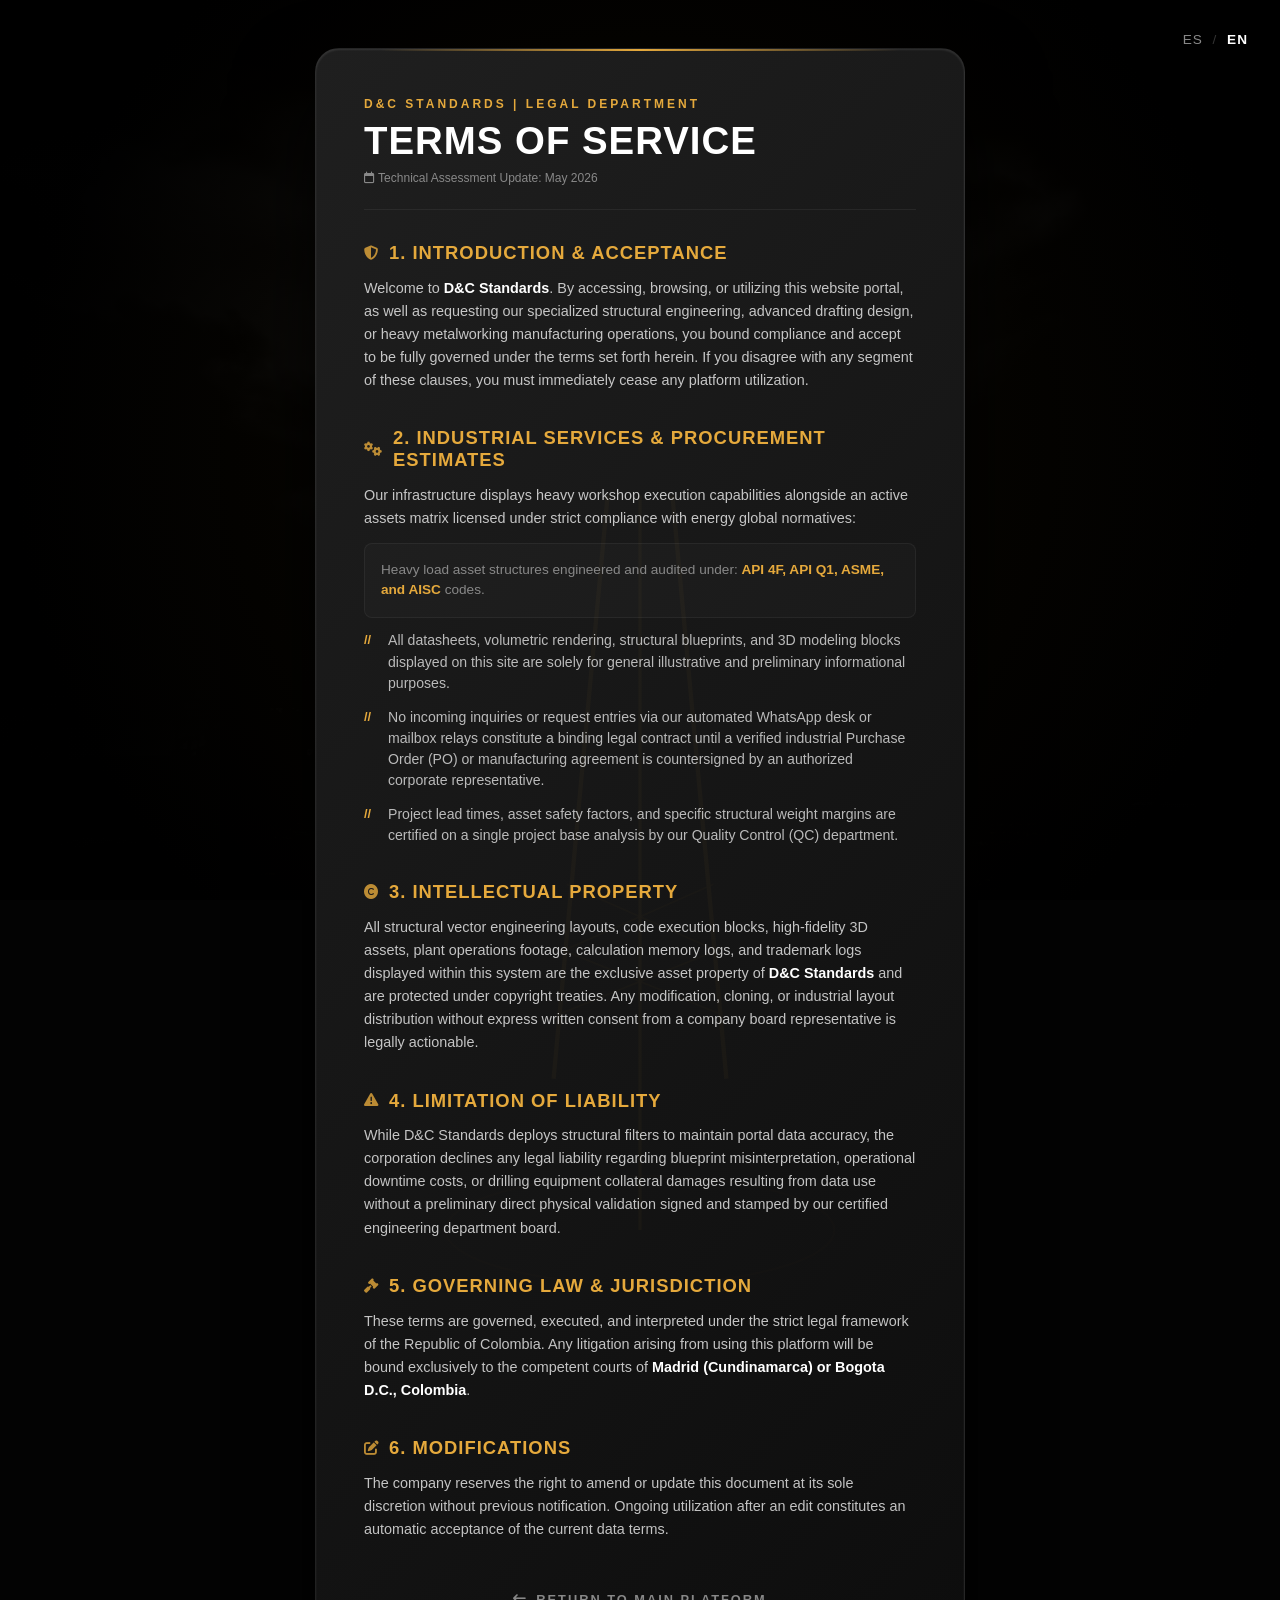
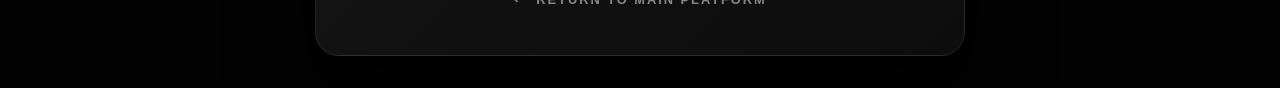
<file: templates/translate/enterminos.html>
<!DOCTYPE html>
<html lang="en">
<head>
    <meta charset="UTF-8">
    <meta name="viewport" content="width=device-width, initial-scale=1.0, maximum-scale=1.0, user-scalable=no">
    <title>Terms of Service | D&C STANDARDS</title>
    
    <meta name="description" content="Terms of service and operational regulations of D&C Standards.">
    <link rel="icon" type="image/png" href="../../static/Logo Blanco.png">
    <link rel="stylesheet" href="https://cdnjs.cloudflare.com/ajax/libs/font-awesome/6.4.0/css/all.min.css">

    <style>
        :root {
            --bg-dark: #030303;
            --card-metal: linear-gradient(135deg, #1f1f1f 0%, #0d0d0d 100%);
            --white: #FFFFFF;
            --oil-gold: #E5A93C; 
            --mid-gray: #888888;
            --border-alpha: rgba(255, 255, 255, 0.08);
            --ease-out-expo: cubic-bezier(0.19, 1, 0.22, 1);
        }

        * { margin: 0; padding: 0; box-sizing: border-box; }

        body {
            background-color: var(--bg-dark);
            color: var(--white);
            font-family: -apple-system, BlinkMacSystemFont, "Segoe UI", Roboto, sans-serif;
            min-height: 100vh;
            display: flex;
            flex-direction: column;
            align-items: center;
            justify-content: flex-start;
            -webkit-font-smoothing: antialiased;
            padding: 2rem 1rem;
            overflow-x: hidden;
        }

        .background-wrapper {
            position: fixed; inset: 0; z-index: -1; width: 100%; height: 100%;
        }
        .background-wrapper img {
            width: 100%; height: 100%; object-fit: cover;
            filter: brightness(0.15) contrast(1.2); 
        }
        .vignette {
            position: absolute; inset: 0;
            background: radial-gradient(circle at center, rgba(229, 169, 60, 0.05) 0%, rgba(0,0,0,0.95) 80%);
        }

        .legal-box {
            width: 100%;
            max-width: 650px;
            background: var(--card-metal);
            border: 1px solid var(--border-alpha);
            border-radius: 24px;
            padding: clamp(1.5rem, 5vw, 3rem);
            box-shadow: 0 40px 80px rgba(0,0,0,0.9), inset 0 1px 2px rgba(255,255,255,0.1);
            margin-top: 1rem;
            position: relative;
        }

        .legal-box::before {
            content: ''; position: absolute; top: 0; left: 10%; width: 80%; height: 2px;
            background: linear-gradient(90deg, transparent, var(--oil-gold), transparent);
        }

        .wireframe-rig {
            position: absolute; inset: 0; width: 100%; height: 100%;
            object-fit: cover; color: var(--oil-gold); opacity: 0.03; z-index: 1; pointer-events: none;
        }

        .legal-header {
            border-bottom: 1px solid rgba(255,255,255,0.06);
            padding-bottom: 1.5rem;
            margin-bottom: 2rem;
            position: relative;
            z-index: 2;
        }
        .company-tag {
            font-size: 0.75rem; font-weight: 800; letter-spacing: 3px; color: var(--oil-gold); text-transform: uppercase;
            display: block; margin-bottom: 0.5rem;
        }
        .legal-header h1 {
            font-size: clamp(1.8rem, 5vw, 2.4rem); font-weight: 900; letter-spacing: 1px; text-transform: uppercase;
        }
        .update-text {
            font-size: 0.75rem; color: var(--mid-gray); margin-top: 0.5rem; display: block;
        }

        .legal-body {
            display: flex;
            flex-direction: column;
            gap: 2.2rem;
            position: relative;
            z-index: 2;
        }
        .legal-section h2 {
            font-size: 1.15rem; font-weight: 800; color: var(--oil-gold);
            text-transform: uppercase; letter-spacing: 1px; margin-bottom: 0.8rem;
            display: flex; align-items: center; gap: 10px;
        }
        .legal-section h2 i { font-size: 0.9rem; opacity: 0.8; }
        
        .legal-section p {
            font-size: 0.9rem; color: rgba(255, 255, 255, 0.75); line-height: 1.6; font-weight: 300;
        }
        .legal-section strong { color: var(--white); font-weight: 600; }

        .legal-section ul {
            list-style: none; margin-top: 0.8rem; display: flex; flex-direction: column; gap: 0.8rem;
        }
        .legal-section ul li {
            font-size: 0.88rem; color: rgba(255, 255, 255, 0.7); line-height: 1.5;
            padding-left: 1.5rem; position: relative; font-weight: 300;
        }
        .legal-section ul li::before {
            content: '//'; position: absolute; left: 0; color: var(--oil-gold); font-weight: 700; font-size: 0.8rem;
        }

        .normative-box {
            background: rgba(255, 255, 255, 0.02);
            border: 1px solid rgba(255, 255, 255, 0.05);
            padding: 1rem; border-radius: 8px; margin-top: 0.8rem;
            font-size: 0.85rem; color: var(--mid-gray); line-height: 1.5;
        }
        .normative-box strong { color: var(--oil-gold); }

        .back-link-container {
            margin-top: 3rem; text-align: center; width: 100%; z-index: 2;
        }
        .back-link {
            color: var(--mid-gray); text-decoration: none; font-size: 0.8rem; font-weight: 700;
            letter-spacing: 2px; text-transform: uppercase; transition: color 0.3s;
            display: inline-flex; align-items: center; gap: 8px;
        }
        .back-link:hover { color: var(--oil-gold); }

        @media (max-width: 480px) {
            body { padding: 1.5rem 0.8rem; }
            .legal-box { padding: 1.8rem 1.2rem; border-radius: 16px; }
            .legal-section h2 { font-size: 1.05rem; }
        }
    </style>
</head>
<body>

    <div class="background-wrapper">
        <img src="../../static/Hero.png" alt="Industrial Metalwork Background">
        <div class="vignette"></div>
    </div>

    <div class="lang-switch" style="position: absolute; top: 2rem; right: 2rem; z-index: 100; font-family: sans-serif; font-size: 0.85rem; letter-spacing: 1px;">
        <a href="#" style="color: var(--mid-gray); text-decoration: none;">ES</a>
        <span style="color: rgba(255,255,255,0.2); margin: 0 5px;">/</span>
        <span style="color: var(--white); font-weight: 700;">EN</span>
    </div>

    <main class="legal-box">
        
        <svg viewBox="0 0 300 450" class="wireframe-rig">
            <g stroke="currentColor" fill="none">
                <ellipse cx="150" cy="400" rx="90" ry="25" stroke-width="1" opacity="0.3"/>
                <path d="M 110 330 L 135 60 M 190 330 L 165 60" stroke-width="2"/>
                <path d="M 113 300 L 187 270 M 187 300 L 113 270" stroke-width="0.8" opacity="0.6"/>
                <path d="M 116 270 L 184 240 M 184 270 L 116 240" stroke-width="0.8" opacity="0.6"/>
                <line x1="150" y1="60" x2="150" y2="400" stroke-width="1.5"/>
            </g>
        </svg>

        <header class="legal-header">
            <span class="company-tag">D&C Standards | Legal Department</span>
            <h1>Terms of Service</h1>
            <span class="update-text"><i class="fa-regular fa-calendar"></i> Technical Assessment Update: May 2026</span>
        </header>

        <div class="legal-body">
            
            <section class="legal-section">
                <h2><i class="fa-solid fa-shield-halved"></i> 1. Introduction & Acceptance</h2>
                <p>Welcome to <strong>D&C Standards</strong>. By accessing, browsing, or utilizing this website portal, as well as requesting our specialized structural engineering, advanced drafting design, or heavy metalworking manufacturing operations, you bound compliance and accept to be fully governed under the terms set forth herein. If you disagree with any segment of these clauses, you must immediately cease any platform utilization.</p>
            </section>

            <section class="legal-section">
                <h2><i class="fa-solid fa-gears"></i> 2. Industrial Services & Procurement Estimates</h2>
                <p>Our infrastructure displays heavy workshop execution capabilities alongside an active assets matrix licensed under strict compliance with energy global normatives:</p>
                <div class="normative-box">
                    Heavy load asset structures engineered and audited under: <strong>API 4F, API Q1, ASME, and AISC</strong> codes.
                </div>
                <ul>
                    <li>All datasheets, volumetric rendering, structural blueprints, and 3D modeling blocks displayed on this site are solely for general illustrative and preliminary informational purposes.</li>
                    <li>No incoming inquiries or request entries via our automated WhatsApp desk or mailbox relays constitute a binding legal contract until a verified industrial Purchase Order (PO) or manufacturing agreement is countersigned by an authorized corporate representative.</li>
                    <li>Project lead times, asset safety factors, and specific structural weight margins are certified on a single project base analysis by our Quality Control (QC) department.</li>
                </ul>
            </section>

            <section class="legal-section">
                <h2><i class="fa-solid fa-copyright"></i> 3. Intellectual Property</h2>
                <p>All structural vector engineering layouts, code execution blocks, high-fidelity 3D assets, plant operations footage, calculation memory logs, and trademark logs displayed within this system are the exclusive asset property of <strong>D&C Standards</strong> and are protected under copyright treaties. Any modification, cloning, or industrial layout distribution without express written consent from a company board representative is legally actionable.</p>
            </section>

            <section class="legal-section">
                <h2><i class="fa-solid fa-triangle-exclamation"></i> 4. Limitation of Liability</h2>
                <p>While D&C Standards deploys structural filters to maintain portal data accuracy, the corporation declines any legal liability regarding blueprint misinterpretation, operational downtime costs, or drilling equipment collateral damages resulting from data use without a preliminary direct physical validation signed and stamped by our certified engineering department board.</p>
            </section>

            <section class="legal-section">
                <h2><i class="fa-solid fa-gavel"></i> 5. Governing Law & Jurisdiction</h2>
                <p>These terms are governed, executed, and interpreted under the strict legal framework of the Republic of Colombia. Any litigation arising from using this platform will be bound exclusively to the competent courts of <strong>Madrid (Cundinamarca) or Bogota D.C., Colombia</strong>.</p>
            </section>

            <section class="legal-section">
                <h2><i class="fa-solid fa-pen-to-square"></i> 6. Modifications</h2>
                <p>The company reserves the right to amend or update this document at its sole discretion without previous notification. Ongoing utilization after an edit constitutes an automatic acceptance of the current data terms.</p>
            </section>

        </div>

        <div class="back-link-container">
            <a href="../translate/enIndex.html" class="back-link">
                <i class="fa-solid fa-arrow-left-long"></i> Return to Main Platform
            </a>
        </div>

    </main>

    <script src="../../js/lang-switch.js"></script>
</body>
</html>
</file>
